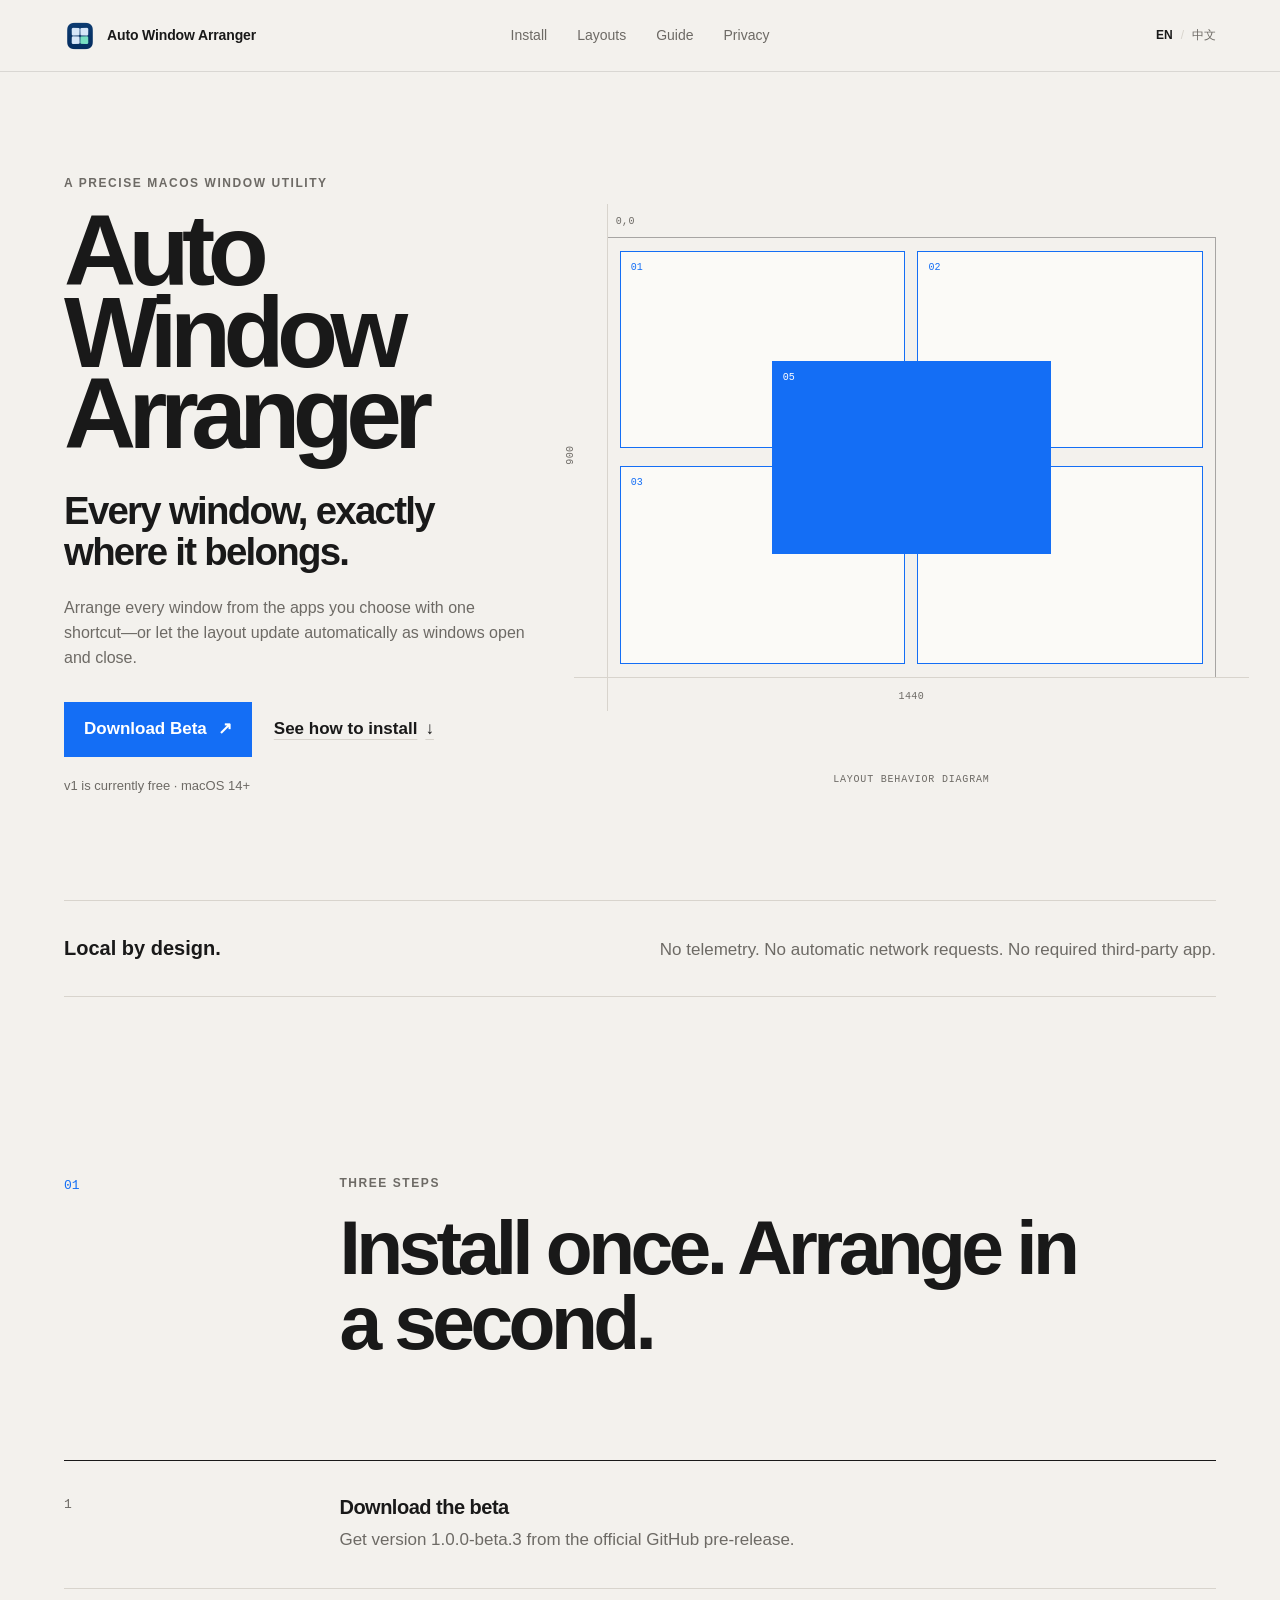
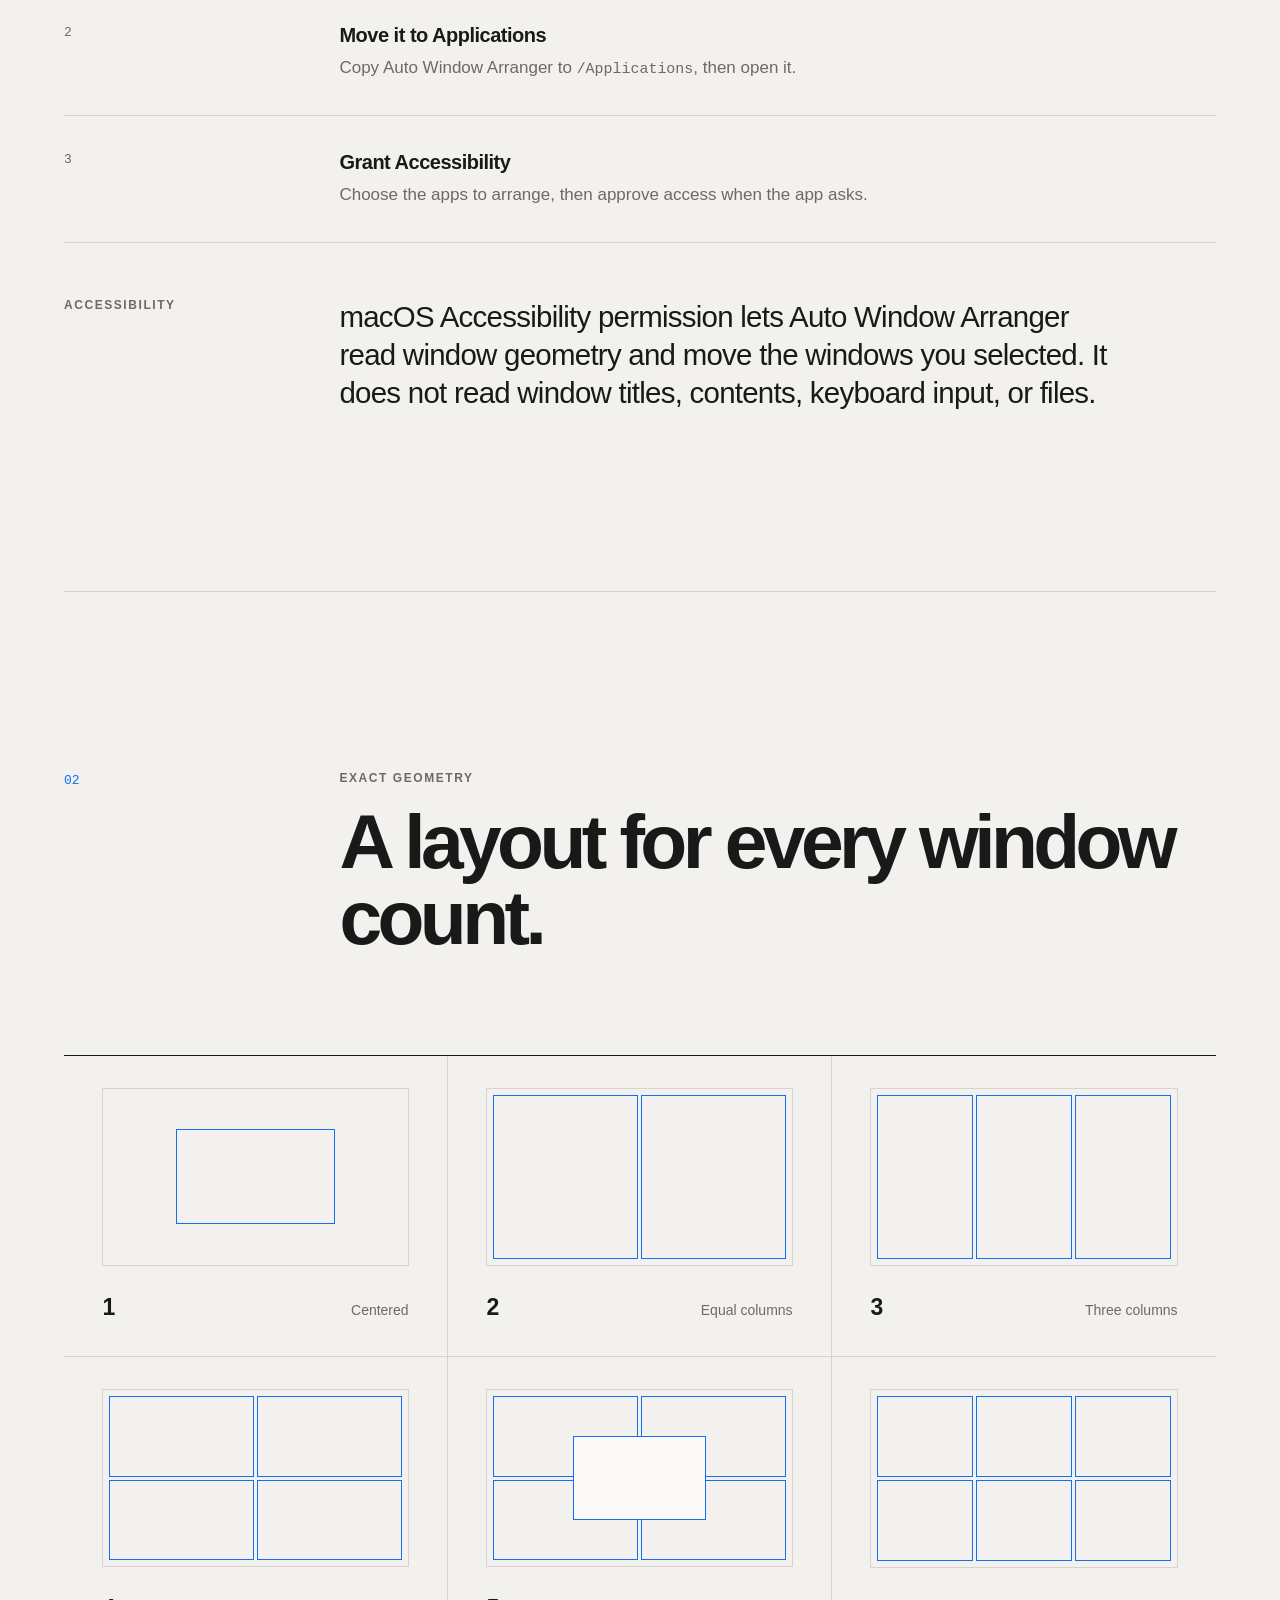
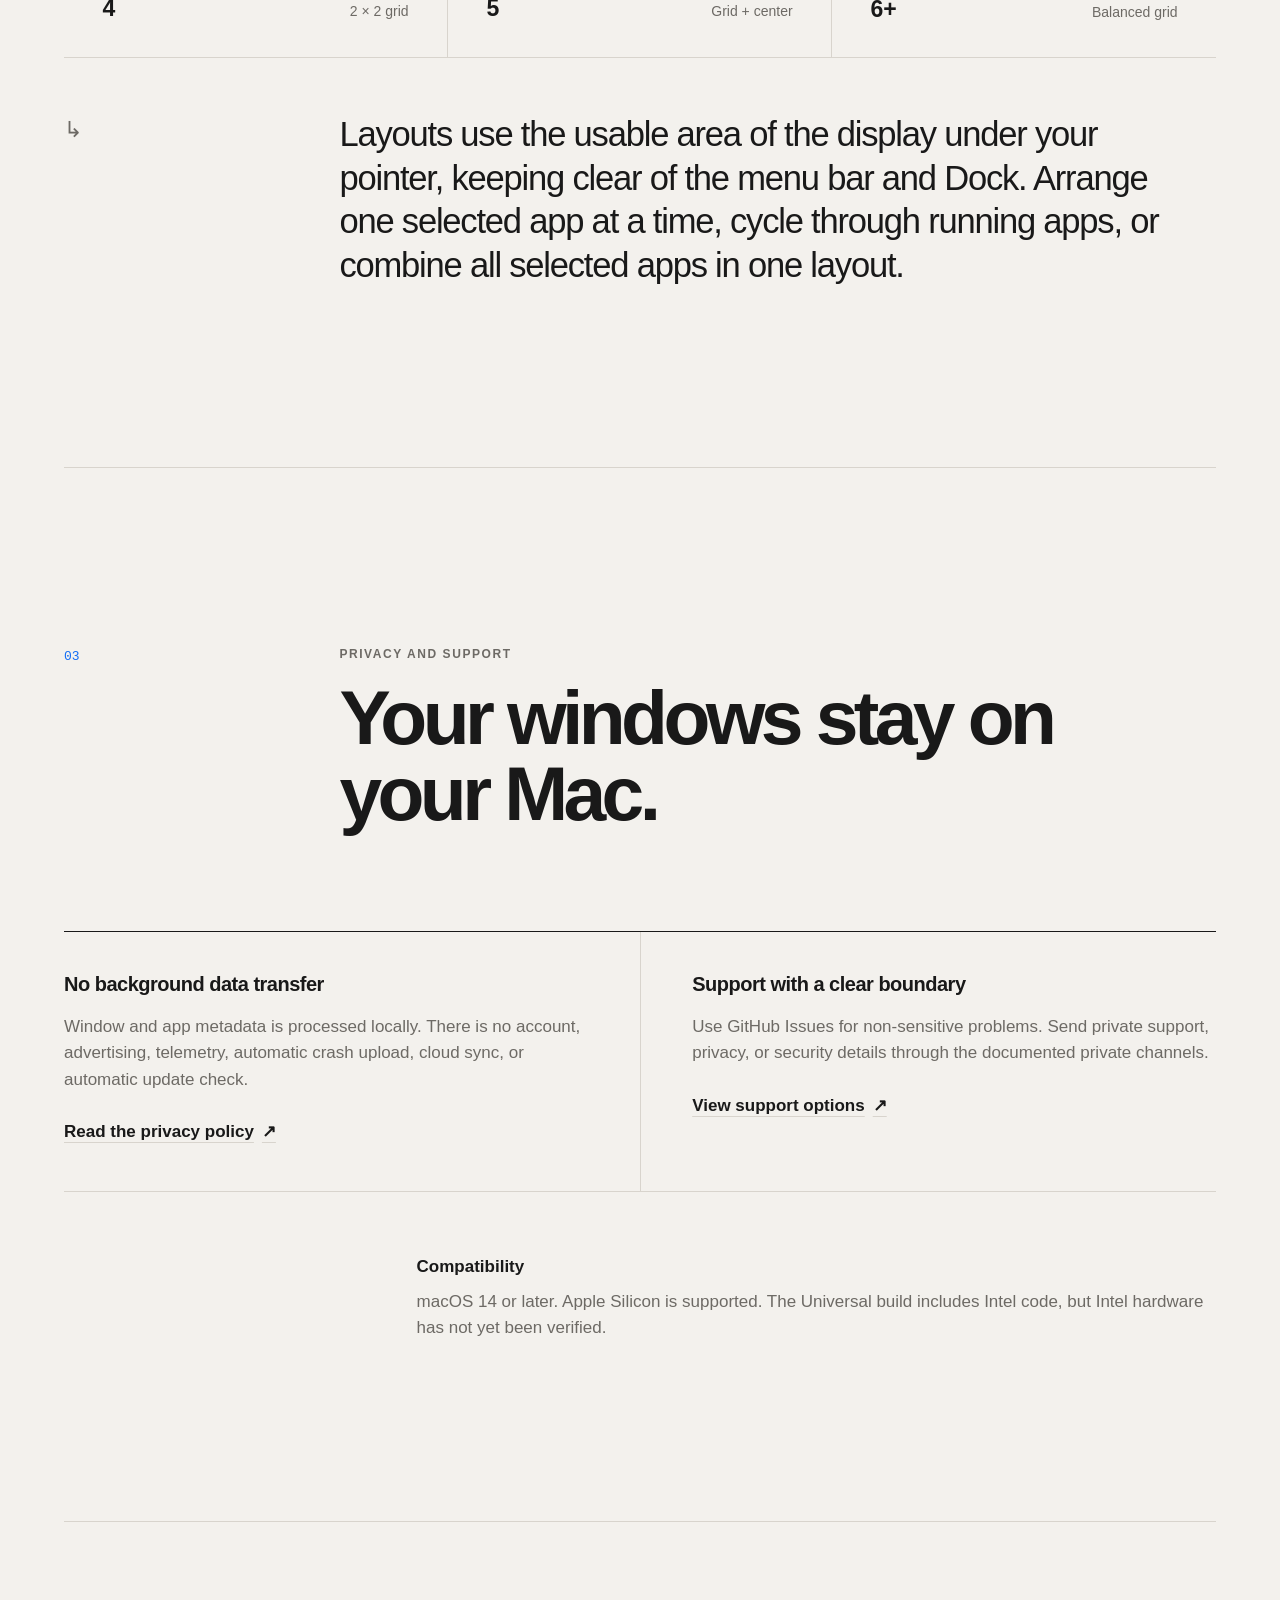
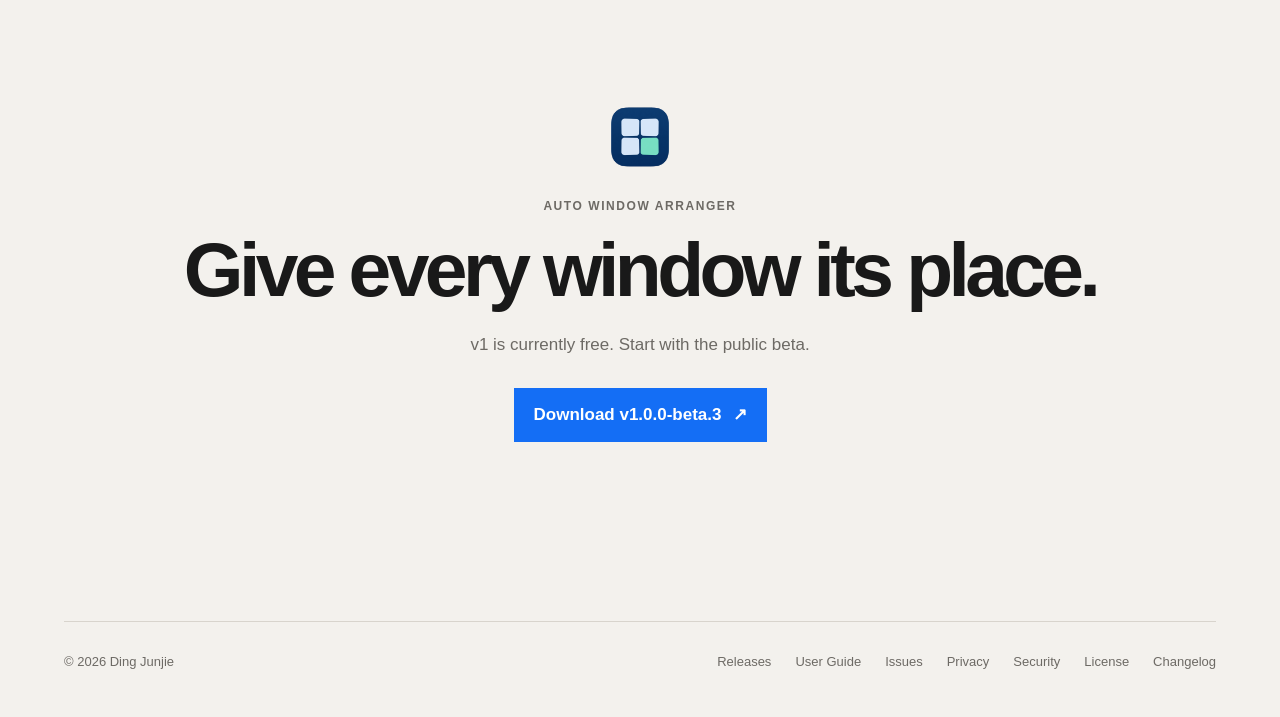
<file: index.html>
<!doctype html>
<html
  lang="en"
  data-current-language="en"
  data-title-en="Auto Window Arranger — Precise window layouts for macOS"
  data-title-zh="Auto Window Arranger — 精确排列 macOS 窗口"
>
  <head>
    <meta charset="utf-8">
    <meta name="viewport" content="width=device-width, initial-scale=1">
    <meta name="color-scheme" content="light">
    <meta
      name="description"
      content="Auto Window Arranger precisely arranges the windows of apps you choose on macOS."
      data-description-en="Auto Window Arranger precisely arranges the windows of apps you choose on macOS."
      data-description-zh="Auto Window Arranger 精确排列你在 macOS 上所选 App 的窗口。"
    >
    <title>Auto Window Arranger — Precise window layouts for macOS</title>
    <link rel="icon" type="image/png" href="assets/app-icon.png">
    <link rel="stylesheet" href="styles.css">
    <script src="app.js" defer></script>
  </head>
  <body>
    <a class="skip-link" href="#main-content">
      <span data-language="en">Skip to content</span>
      <span data-language="zh">跳到正文</span>
    </a>

    <header class="site-header">
      <a
        class="wordmark"
        href="#top"
        aria-label="Auto Window Arranger home"
        data-aria-label-en="Auto Window Arranger home"
        data-aria-label-zh="Auto Window Arranger 首页"
      >
        <img src="assets/app-icon.png" alt="" width="32" height="32">
        <span>Auto Window Arranger</span>
      </a>

      <nav
        class="site-nav"
        aria-label="Primary navigation"
        data-aria-label-en="Primary navigation"
        data-aria-label-zh="主导航"
      >
        <a href="#install">
          <span data-language="en">Install</span>
          <span data-language="zh">安装</span>
        </a>
        <a href="#layouts">
          <span data-language="en">Layouts</span>
          <span data-language="zh">布局</span>
        </a>
        <a href="guide.html">
          <span data-language="en">Guide</span>
          <span data-language="zh">指南</span>
        </a>
        <a href="#privacy">
          <span data-language="en">Privacy</span>
          <span data-language="zh">隐私</span>
        </a>
      </nav>

      <div class="language-switch" aria-label="Language" data-aria-label-en="Language" data-aria-label-zh="语言">
        <button type="button" data-language-option="en" aria-pressed="true">EN</button>
        <span aria-hidden="true">/</span>
        <button type="button" data-language-option="zh" aria-pressed="false">中文</button>
      </div>
    </header>

    <main id="main-content">
      <section class="hero" id="top">
        <div class="hero-copy">
          <p class="eyebrow">
            <span data-language="en">A precise macOS window utility</span>
            <span data-language="zh">精确的 macOS 窗口工具</span>
          </p>
          <h1>Auto Window<br>Arranger</h1>
          <p class="hero-promise">
            <span data-language="en">Every window, exactly where it belongs.</span>
            <span data-language="zh">让每个窗口，准确就位。</span>
          </p>
          <p class="hero-summary">
            <span data-language="en">
              Arrange every window from the apps you choose with one shortcut—or let the layout
              update automatically as windows open and close.
            </span>
            <span data-language="zh">
              一次快捷键，排列你所选 App 的全部窗口；窗口打开或关闭后，也可自动更新布局。
            </span>
          </p>
          <div class="hero-actions">
            <a
              class="button button-primary"
              href="https://github.com/junjie-xyz/auto-window-arranger/releases/tag/v1.0.0-beta.3"
            >
              <span data-language="en">Download Beta</span>
              <span data-language="zh">下载 Beta</span>
              <span aria-hidden="true">↗</span>
            </a>
            <a class="text-link" href="#install">
              <span data-language="en">See how to install</span>
              <span data-language="zh">查看安装步骤</span>
              <span aria-hidden="true">↓</span>
            </a>
          </div>
          <p class="availability">
            <span data-language="en">v1 is currently free · macOS 14+</span>
            <span data-language="zh">v1 当前免费 · 需要 macOS 14+</span>
          </p>
        </div>

        <figure class="geometry-stage">
          <div
            class="screen-outline"
            role="img"
            aria-label="Layout behavior diagram: five windows arranged into a precise grid, with the fifth centered above four equal tiles"
            data-aria-label-en="Layout behavior diagram: five windows arranged into a precise grid, with the fifth centered above four equal tiles"
            data-aria-label-zh="布局行为示意：五个窗口排列成精确网格，第五个窗口在四个等大窗口上方居中叠放"
          >
            <span class="screen-origin">0,0</span>
            <div class="window-tile window-tile-one"><span>01</span></div>
            <div class="window-tile window-tile-two"><span>02</span></div>
            <div class="window-tile window-tile-three"><span>03</span></div>
            <div class="window-tile window-tile-four"><span>04</span></div>
            <div class="window-tile window-tile-five"><span>05</span></div>
            <span class="dimension dimension-width">1440</span>
            <span class="dimension dimension-height">900</span>
          </div>
          <figcaption>
            <span data-language="en">Layout behavior diagram</span>
            <span data-language="zh">布局行为示意</span>
          </figcaption>
        </figure>
      </section>

      <section class="fact-line reveal" aria-label="Product facts" data-aria-label-en="Product facts" data-aria-label-zh="产品信息">
        <p>
          <strong>
            <span data-language="en">Local by design.</span>
            <span data-language="zh">默认只在本机运行。</span>
          </strong>
          <span data-language="en">No telemetry. No automatic network requests. No required third-party app.</span>
          <span data-language="zh">无遥测、无自动联网，也不要求安装任何第三方 App。</span>
        </p>
      </section>

      <section class="section install-section" id="install">
        <div class="section-heading reveal">
          <p class="section-number">01</p>
          <div>
            <p class="eyebrow">
              <span data-language="en">Three steps</span>
              <span data-language="zh">三步开始</span>
            </p>
            <h2>
              <span data-language="en">Install once. Arrange in a second.</span>
              <span data-language="zh">安装一次，一秒排好。</span>
            </h2>
          </div>
        </div>

        <ol class="steps">
          <li class="reveal">
            <span class="step-index">1</span>
            <div>
              <h3>
                <span data-language="en">Download the beta</span>
                <span data-language="zh">下载 Beta</span>
              </h3>
              <p>
                <span data-language="en">Get version 1.0.0-beta.3 from the official GitHub pre-release.</span>
                <span data-language="zh">从官方 GitHub 预发布页面获取 1.0.0-beta.3。</span>
              </p>
            </div>
          </li>
          <li class="reveal">
            <span class="step-index">2</span>
            <div>
              <h3>
                <span data-language="en">Move it to Applications</span>
                <span data-language="zh">移入“应用程序”</span>
              </h3>
              <p>
                <span data-language="en">Copy Auto Window Arranger to <code>/Applications</code>, then open it.</span>
                <span data-language="zh">将 Auto Window Arranger 复制到 <code>/Applications</code>，然后打开。</span>
              </p>
            </div>
          </li>
          <li class="reveal">
            <span class="step-index">3</span>
            <div>
              <h3>
                <span data-language="en">Grant Accessibility</span>
                <span data-language="zh">授予辅助功能权限</span>
              </h3>
              <p>
                <span data-language="en">Choose the apps to arrange, then approve access when the app asks.</span>
                <span data-language="zh">选择要排列的 App，并在应用说明用途后主动授权。</span>
              </p>
            </div>
          </li>
        </ol>

        <div class="permission-note reveal">
          <p class="eyebrow"><span data-language="en">Accessibility</span><span data-language="zh">辅助功能</span></p>
          <p>
            <span data-language="en">
              macOS Accessibility permission lets Auto Window Arranger read window geometry and move
              the windows you selected. It does not read window titles, contents, keyboard input, or files.
            </span>
            <span data-language="zh">
              macOS 辅助功能权限让 Auto Window Arranger 读取窗口几何信息并移动你所选 App 的窗口；
              应用不会读取窗口标题、正文、键盘输入或文件。
            </span>
          </p>
        </div>
      </section>

      <section class="section layout-section" id="layouts">
        <div class="section-heading reveal">
          <p class="section-number">02</p>
          <div>
            <p class="eyebrow">
              <span data-language="en">Exact geometry</span>
              <span data-language="zh">精确几何</span>
            </p>
            <h2>
              <span data-language="en">A layout for every window count.</span>
              <span data-language="zh">每种窗口数量，都有清晰布局。</span>
            </h2>
          </div>
        </div>

        <div class="layout-list">
          <article class="layout-item reveal">
            <div class="layout-diagram layout-one" aria-hidden="true"><i></i></div>
            <div><strong>1</strong><span data-language="en">Centered</span><span data-language="zh">原尺寸居中</span></div>
          </article>
          <article class="layout-item reveal">
            <div class="layout-diagram layout-two" aria-hidden="true"><i></i><i></i></div>
            <div><strong>2</strong><span data-language="en">Equal columns</span><span data-language="zh">左右等分</span></div>
          </article>
          <article class="layout-item reveal">
            <div class="layout-diagram layout-three" aria-hidden="true"><i></i><i></i><i></i></div>
            <div><strong>3</strong><span data-language="en">Three columns</span><span data-language="zh">横向三等分</span></div>
          </article>
          <article class="layout-item reveal">
            <div class="layout-diagram layout-four" aria-hidden="true"><i></i><i></i><i></i><i></i></div>
            <div><strong>4</strong><span data-language="en">2 × 2 grid</span><span data-language="zh">2 × 2 宫格</span></div>
          </article>
          <article class="layout-item reveal">
            <div class="layout-diagram layout-five" aria-hidden="true"><i></i><i></i><i></i><i></i><i></i></div>
            <div><strong>5</strong><span data-language="en">Grid + center</span><span data-language="zh">宫格 + 居中叠放</span></div>
          </article>
          <article class="layout-item reveal">
            <div class="layout-diagram layout-six" aria-hidden="true"><i></i><i></i><i></i><i></i><i></i><i></i></div>
            <div><strong>6+</strong><span data-language="en">Balanced grid</span><span data-language="zh">自动等分网格</span></div>
          </article>
        </div>

        <div class="layout-copy reveal">
          <p>
            <span data-language="en">
              Layouts use the usable area of the display under your pointer, keeping clear of the menu bar and Dock.
              Arrange one selected app at a time, cycle through running apps, or combine all selected apps in one layout.
            </span>
            <span data-language="zh">
              布局使用鼠标所在显示器的可用区域，不遮挡菜单栏和 Dock。你可以一次排列一个所选 App、
              在运行中的 App 之间循环，或把所有所选 App 合并到同一布局。
            </span>
          </p>
        </div>
      </section>

      <section class="section trust-section" id="privacy">
        <div class="section-heading reveal">
          <p class="section-number">03</p>
          <div>
            <p class="eyebrow">
              <span data-language="en">Privacy and support</span>
              <span data-language="zh">隐私与支持</span>
            </p>
            <h2>
              <span data-language="en">Your windows stay on your Mac.</span>
              <span data-language="zh">你的窗口信息留在 Mac 上。</span>
            </h2>
          </div>
        </div>

        <div class="trust-columns">
          <div class="trust-column reveal">
            <h3>
              <span data-language="en">No background data transfer</span>
              <span data-language="zh">不在后台传输数据</span>
            </h3>
            <p>
              <span data-language="en">
                Window and app metadata is processed locally. There is no account, advertising, telemetry,
                automatic crash upload, cloud sync, or automatic update check.
              </span>
              <span data-language="zh">
                窗口与 App 元数据只在本机处理。应用不含账号、广告、遥测、自动崩溃上传、云同步或自动更新检查。
              </span>
            </p>
            <a class="text-link" href="privacy.html">
              <span data-language="en">Read the privacy policy</span>
              <span data-language="zh">阅读隐私政策</span>
              <span aria-hidden="true">↗</span>
            </a>
          </div>
          <div class="trust-column reveal">
            <h3>
              <span data-language="en">Support with a clear boundary</span>
              <span data-language="zh">边界清晰的支持渠道</span>
            </h3>
            <p>
              <span data-language="en">
                Use GitHub Issues for non-sensitive problems. Send private support, privacy, or security details through the documented private channels.
              </span>
              <span data-language="zh">
                非敏感问题请使用 GitHub Issues；私密支持、隐私或安全信息请通过文档中的私下渠道提交。
              </span>
            </p>
            <a class="text-link" href="support.html">
              <span data-language="en">View support options</span>
              <span data-language="zh">查看支持方式</span>
              <span aria-hidden="true">↗</span>
            </a>
          </div>
        </div>

        <div class="compatibility reveal">
          <p>
            <strong>
              <span data-language="en">Compatibility</span>
              <span data-language="zh">兼容性</span>
            </strong>
            <span data-language="en">
              macOS 14 or later. Apple Silicon is supported. The Universal build includes Intel code,
              but Intel hardware has not yet been verified.
            </span>
            <span data-language="zh">
              需要 macOS 14 或更高版本。支持 Apple Silicon。Universal 包含 Intel 代码，但 Intel 真机尚未验证。
            </span>
          </p>
        </div>
      </section>

      <section class="final-cta reveal">
        <img src="assets/app-icon.png" alt="" width="72" height="72">
        <p class="eyebrow">Auto Window Arranger</p>
        <h2>
          <span data-language="en">Give every window its place.</span>
          <span data-language="zh">让每个窗口，各就各位。</span>
        </h2>
        <p>
          <span data-language="en">v1 is currently free. Start with the public beta.</span>
          <span data-language="zh">v1 当前免费，从公开 Beta 开始使用。</span>
        </p>
        <a
          class="button button-primary"
          href="https://github.com/junjie-xyz/auto-window-arranger/releases/tag/v1.0.0-beta.3"
        >
          <span data-language="en">Download v1.0.0-beta.3</span>
          <span data-language="zh">下载 v1.0.0-beta.3</span>
          <span aria-hidden="true">↗</span>
        </a>
      </section>
    </main>

    <footer class="site-footer">
      <p>© 2026 Ding Junjie</p>
      <nav
        aria-label="Footer navigation"
        data-aria-label-en="Footer navigation"
        data-aria-label-zh="页脚导航"
      >
        <a href="https://github.com/junjie-xyz/auto-window-arranger/releases"><span data-language="en">Releases</span><span data-language="zh">发布</span></a>
        <a href="guide.html"><span data-language="en">User Guide</span><span data-language="zh">使用指南</span></a>
        <a href="https://github.com/junjie-xyz/auto-window-arranger/issues"><span data-language="en">Issues</span><span data-language="zh">问题反馈</span></a>
        <a href="privacy.html"><span data-language="en">Privacy</span><span data-language="zh">隐私</span></a>
        <a href="security.html"><span data-language="en">Security</span><span data-language="zh">安全</span></a>
        <a href="license.html"><span data-language="en">License</span><span data-language="zh">许可</span></a>
        <a href="changelog.html"><span data-language="en">Changelog</span><span data-language="zh">变更记录</span></a>
      </nav>
    </footer>
  </body>
</html>
</file>
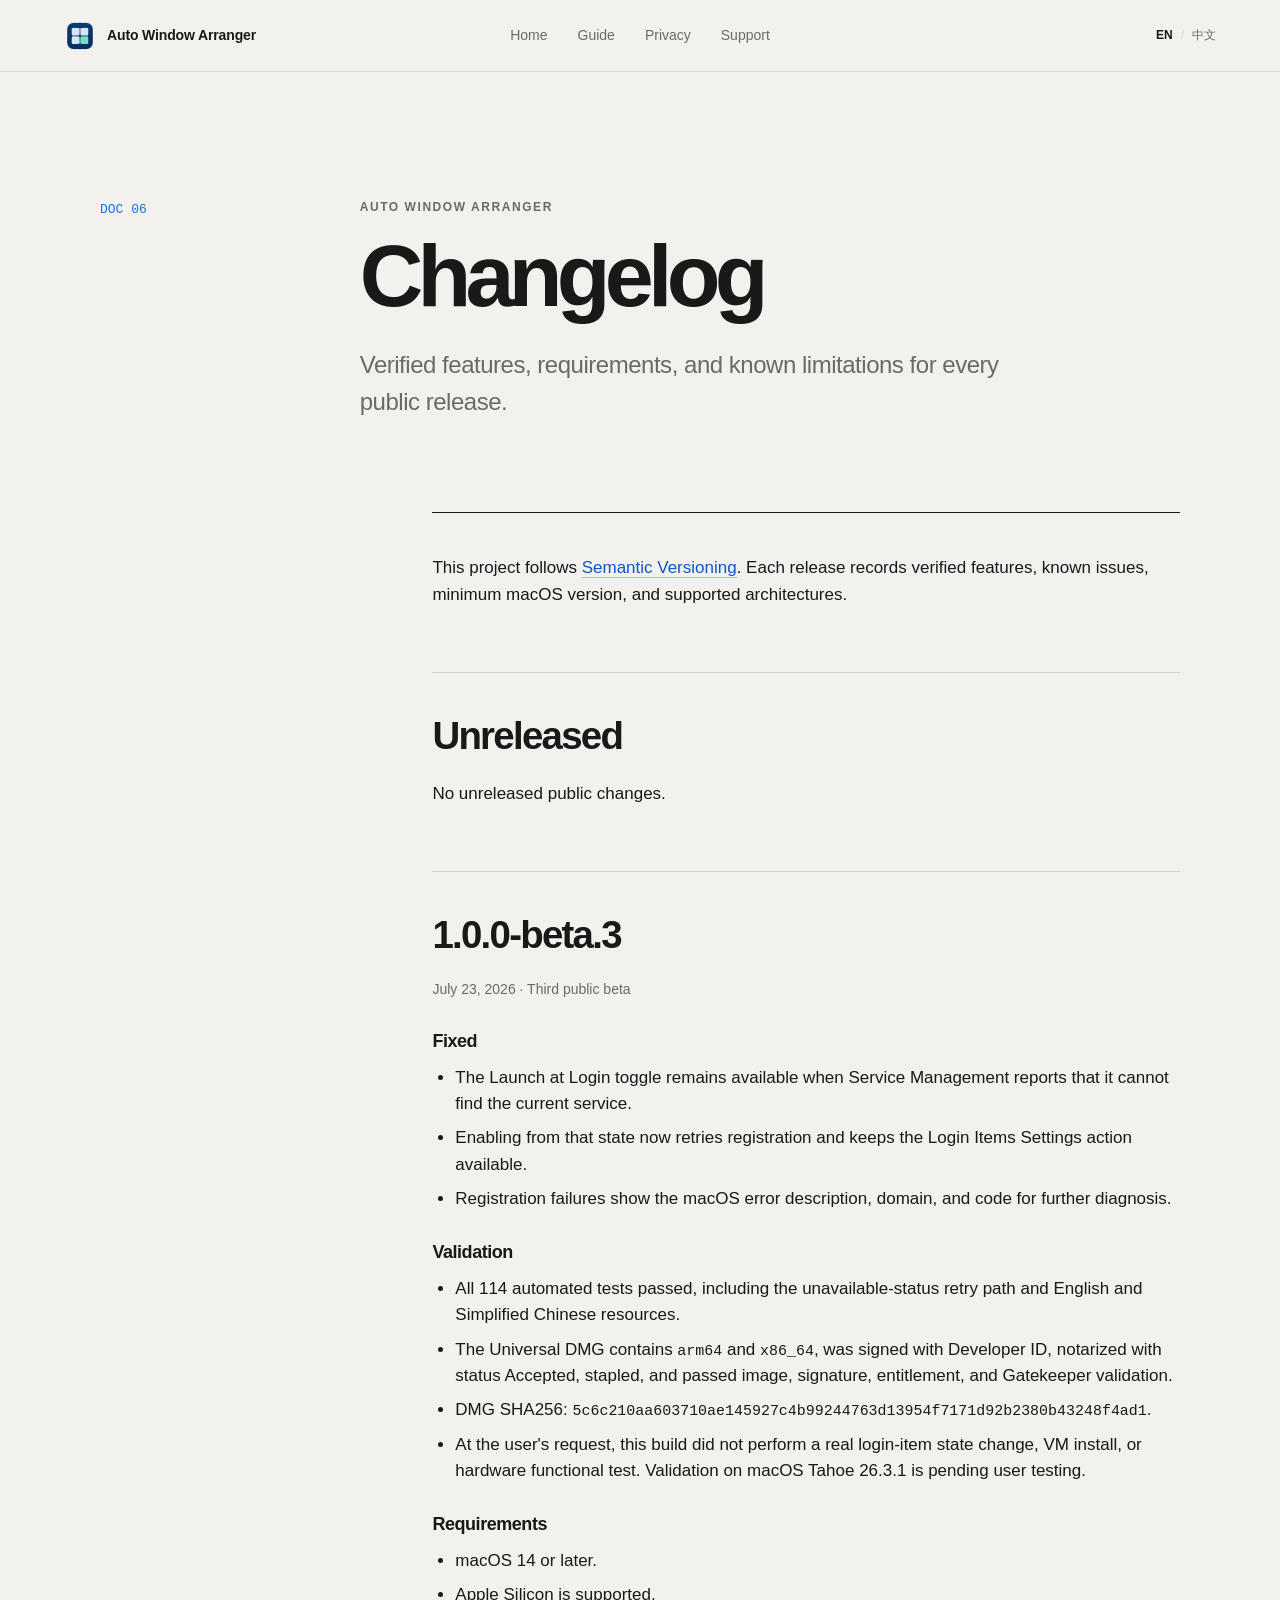
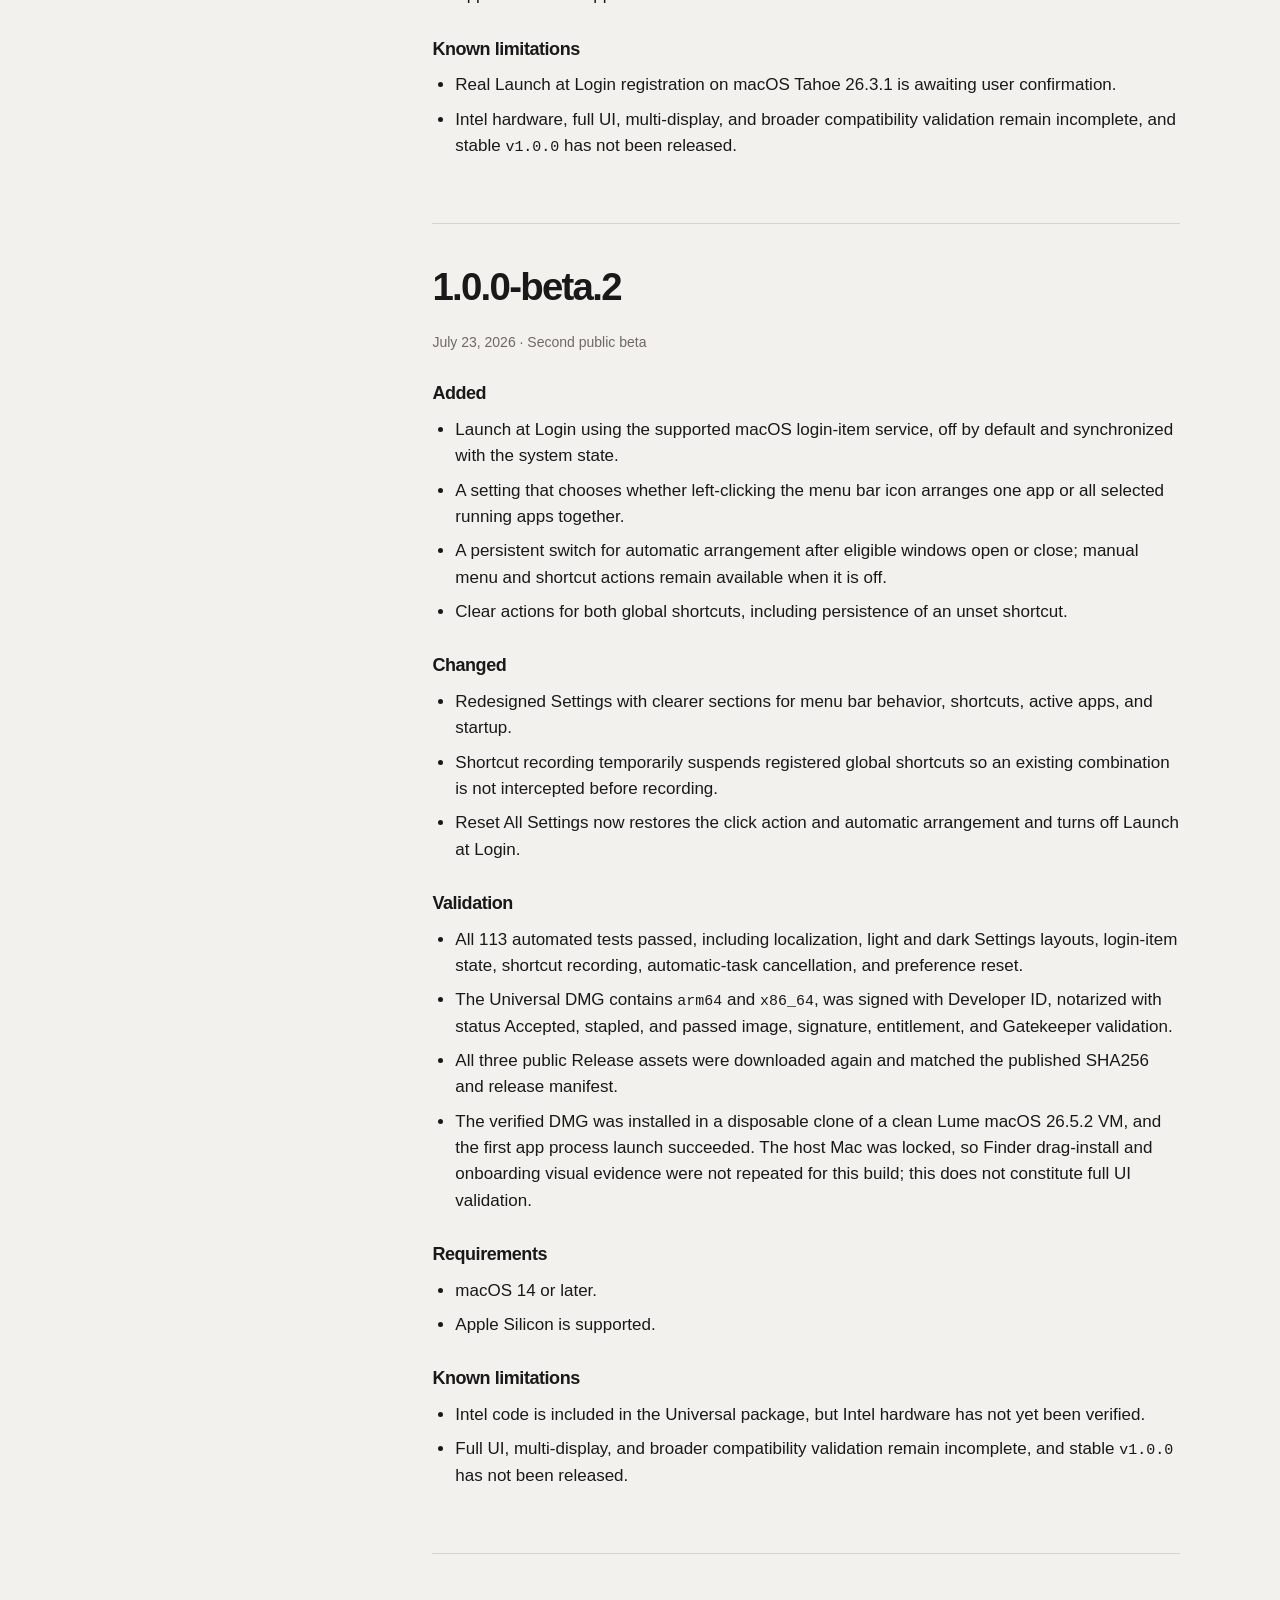
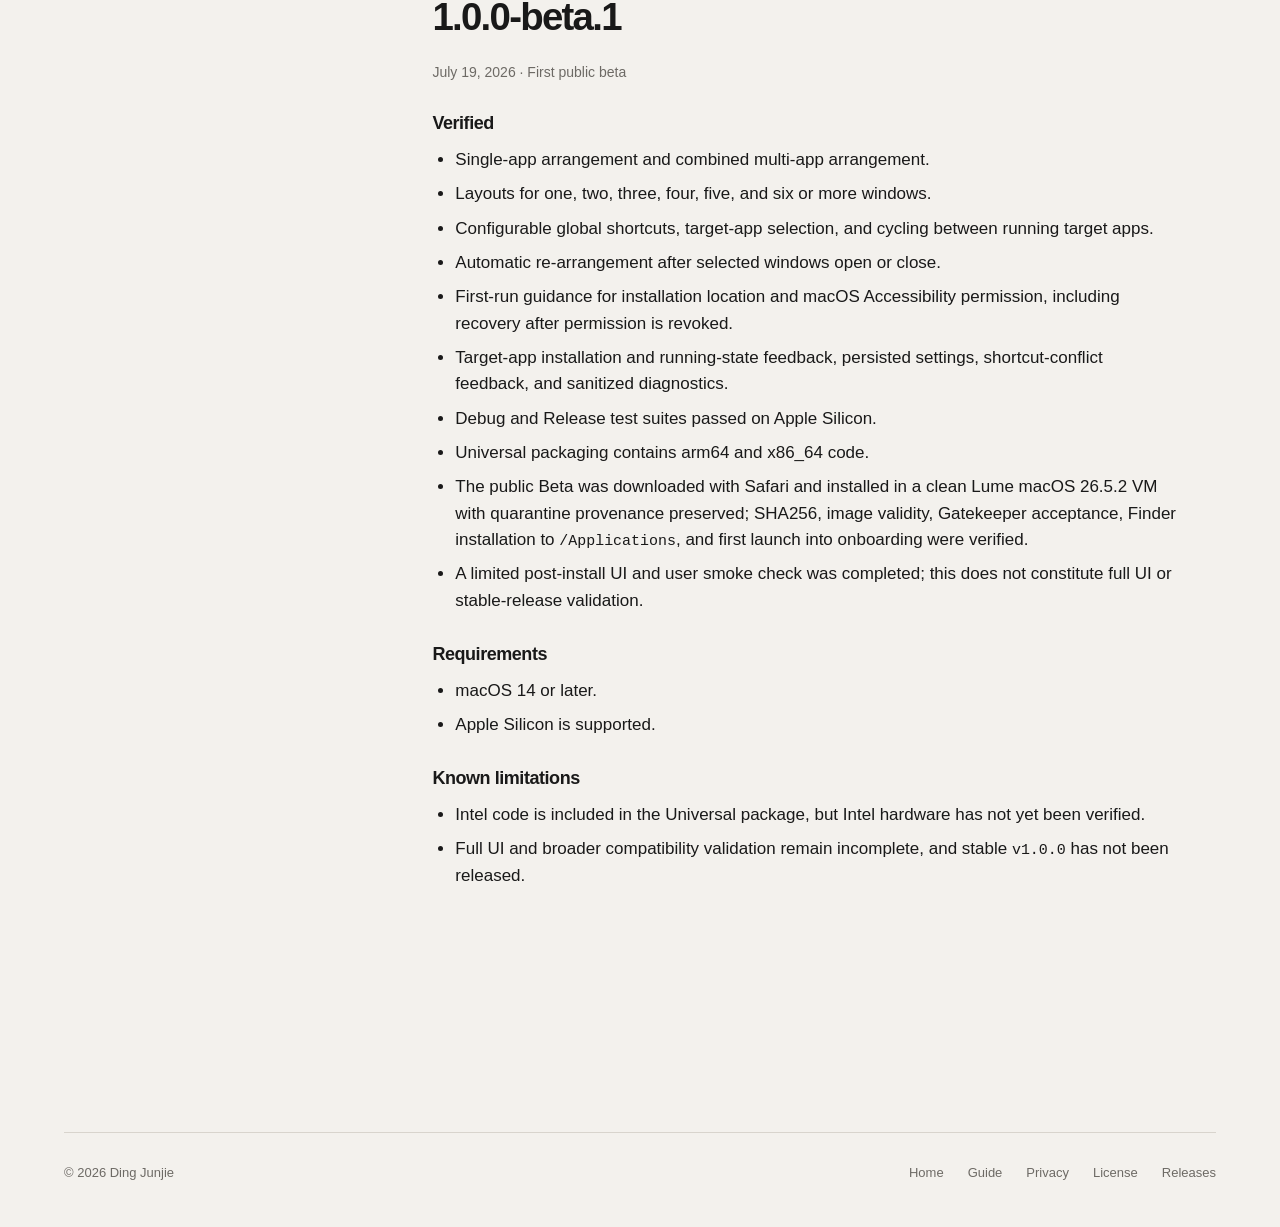
<file: changelog.html>
<!doctype html>
<html lang="en" data-current-language="en" data-title-en="Changelog — Auto Window Arranger" data-title-zh="变更记录 — Auto Window Arranger">
  <head>
    <meta charset="utf-8">
    <meta name="viewport" content="width=device-width, initial-scale=1">
    <meta name="color-scheme" content="light">
    <meta name="description" content="Release history for Auto Window Arranger." data-description-en="Release history for Auto Window Arranger." data-description-zh="Auto Window Arranger 发布历史。">
    <title>Changelog — Auto Window Arranger</title>
    <link rel="icon" type="image/png" href="assets/app-icon.png">
    <link rel="stylesheet" href="styles.css">
    <script src="app.js" defer></script>
  </head>
  <body>
    <a class="skip-link" href="#main-content"><span data-language="en">Skip to content</span><span data-language="zh">跳到正文</span></a>
    <header class="site-header">
      <a class="wordmark" href="index.html" aria-label="Auto Window Arranger home" data-aria-label-en="Auto Window Arranger home" data-aria-label-zh="Auto Window Arranger 首页"><img src="assets/app-icon.png" alt="" width="32" height="32"><span>Auto Window Arranger</span></a>
      <nav class="site-nav" aria-label="Primary navigation" data-aria-label-en="Primary navigation" data-aria-label-zh="主导航"><a href="index.html"><span data-language="en">Home</span><span data-language="zh">首页</span></a><a href="guide.html"><span data-language="en">Guide</span><span data-language="zh">指南</span></a><a href="privacy.html"><span data-language="en">Privacy</span><span data-language="zh">隐私</span></a><a href="support.html"><span data-language="en">Support</span><span data-language="zh">支持</span></a></nav>
      <div class="language-switch" aria-label="Language" data-aria-label-en="Language" data-aria-label-zh="语言"><button type="button" data-language-option="en" aria-pressed="true">EN</button><span aria-hidden="true">/</span><button type="button" data-language-option="zh" aria-pressed="false">中文</button></div>
    </header>

    <main class="document-shell" id="main-content">
      <header class="document-hero"><p class="section-number">DOC 06</p><div><p class="eyebrow">Auto Window Arranger</p><h1><span data-language="en">Changelog</span><span data-language="zh">变更记录</span></h1><p class="document-lead"><span data-language="en">Verified features, requirements, and known limitations for every public release.</span><span data-language="zh">记录每个公开版本已验证的功能、系统要求和已知限制。</span></p></div></header>

      <article class="document-content" data-language="en" lang="en">
        <section><p>This project follows <a href="https://semver.org/">Semantic Versioning</a>. Each release records verified features, known issues, minimum macOS version, and supported architectures.</p></section>
        <section><h2>Unreleased</h2><p>No unreleased public changes.</p></section>
        <section>
          <h2>1.0.0-beta.3</h2>
          <p class="document-meta">July 23, 2026 · Third public beta</p>
          <h3>Fixed</h3>
          <ul><li>The Launch at Login toggle remains available when Service Management reports that it cannot find the current service.</li><li>Enabling from that state now retries registration and keeps the Login Items Settings action available.</li><li>Registration failures show the macOS error description, domain, and code for further diagnosis.</li></ul>
          <h3>Validation</h3>
          <ul><li>All 114 automated tests passed, including the unavailable-status retry path and English and Simplified Chinese resources.</li><li>The Universal DMG contains <code>arm64</code> and <code>x86_64</code>, was signed with Developer ID, notarized with status Accepted, stapled, and passed image, signature, entitlement, and Gatekeeper validation.</li><li>DMG SHA256: <code>5c6c210aa603710ae145927c4b99244763d13954f7171d92b2380b43248f4ad1</code>.</li><li>At the user's request, this build did not perform a real login-item state change, VM install, or hardware functional test. Validation on macOS Tahoe 26.3.1 is pending user testing.</li></ul>
          <h3>Requirements</h3><ul><li>macOS 14 or later.</li><li>Apple Silicon is supported.</li></ul>
          <h3>Known limitations</h3><ul><li>Real Launch at Login registration on macOS Tahoe 26.3.1 is awaiting user confirmation.</li><li>Intel hardware, full UI, multi-display, and broader compatibility validation remain incomplete, and stable <code>v1.0.0</code> has not been released.</li></ul>
        </section>
        <section>
          <h2>1.0.0-beta.2</h2>
          <p class="document-meta">July 23, 2026 · Second public beta</p>
          <h3>Added</h3>
          <ul><li>Launch at Login using the supported macOS login-item service, off by default and synchronized with the system state.</li><li>A setting that chooses whether left-clicking the menu bar icon arranges one app or all selected running apps together.</li><li>A persistent switch for automatic arrangement after eligible windows open or close; manual menu and shortcut actions remain available when it is off.</li><li>Clear actions for both global shortcuts, including persistence of an unset shortcut.</li></ul>
          <h3>Changed</h3>
          <ul><li>Redesigned Settings with clearer sections for menu bar behavior, shortcuts, active apps, and startup.</li><li>Shortcut recording temporarily suspends registered global shortcuts so an existing combination is not intercepted before recording.</li><li>Reset All Settings now restores the click action and automatic arrangement and turns off Launch at Login.</li></ul>
          <h3>Validation</h3>
          <ul><li>All 113 automated tests passed, including localization, light and dark Settings layouts, login-item state, shortcut recording, automatic-task cancellation, and preference reset.</li><li>The Universal DMG contains <code>arm64</code> and <code>x86_64</code>, was signed with Developer ID, notarized with status Accepted, stapled, and passed image, signature, entitlement, and Gatekeeper validation.</li><li>All three public Release assets were downloaded again and matched the published SHA256 and release manifest.</li><li>The verified DMG was installed in a disposable clone of a clean Lume macOS 26.5.2 VM, and the first app process launch succeeded. The host Mac was locked, so Finder drag-install and onboarding visual evidence were not repeated for this build; this does not constitute full UI validation.</li></ul>
          <h3>Requirements</h3><ul><li>macOS 14 or later.</li><li>Apple Silicon is supported.</li></ul>
          <h3>Known limitations</h3><ul><li>Intel code is included in the Universal package, but Intel hardware has not yet been verified.</li><li>Full UI, multi-display, and broader compatibility validation remain incomplete, and stable <code>v1.0.0</code> has not been released.</li></ul>
        </section>
        <section>
          <h2>1.0.0-beta.1</h2>
          <p class="document-meta">July 19, 2026 · First public beta</p>
          <h3>Verified</h3>
          <ul><li>Single-app arrangement and combined multi-app arrangement.</li><li>Layouts for one, two, three, four, five, and six or more windows.</li><li>Configurable global shortcuts, target-app selection, and cycling between running target apps.</li><li>Automatic re-arrangement after selected windows open or close.</li><li>First-run guidance for installation location and macOS Accessibility permission, including recovery after permission is revoked.</li><li>Target-app installation and running-state feedback, persisted settings, shortcut-conflict feedback, and sanitized diagnostics.</li><li>Debug and Release test suites passed on Apple Silicon.</li><li>Universal packaging contains arm64 and x86_64 code.</li><li>The public Beta was downloaded with Safari and installed in a clean Lume macOS 26.5.2 VM with quarantine provenance preserved; SHA256, image validity, Gatekeeper acceptance, Finder installation to <code>/Applications</code>, and first launch into onboarding were verified.</li><li>A limited post-install UI and user smoke check was completed; this does not constitute full UI or stable-release validation.</li></ul>
          <h3>Requirements</h3><ul><li>macOS 14 or later.</li><li>Apple Silicon is supported.</li></ul>
          <h3>Known limitations</h3><ul><li>Intel code is included in the Universal package, but Intel hardware has not yet been verified.</li><li>Full UI and broader compatibility validation remain incomplete, and stable <code>v1.0.0</code> has not been released.</li></ul>
        </section>
      </article>

      <article class="document-content" data-language="zh" lang="zh-CN">
        <section><p>本项目采用<a href="https://semver.org/">语义化版本</a>。每个版本记录已验证功能、已知问题、最低 macOS 版本和支持架构。</p></section>
        <section><h2>尚未发布</h2><p>暂无尚未发布的公开变更。</p></section>
        <section>
          <h2>1.0.0-beta.3</h2>
          <p class="document-meta">2026 年 7 月 23 日 · 第三个公开 Beta</p>
          <h3>修复</h3>
          <ul><li>Service Management 无法找到当前服务时，不再禁用“登录时启动”开关。</li><li>用户可从该状态重新尝试注册，并继续使用“打开登录项设置”入口。</li><li>注册失败时显示 macOS 错误说明、错误域和错误代码，便于继续定位。</li></ul>
          <h3>验证</h3>
          <ul><li>114 项自动测试全部通过，包括状态不可用时的重试路径，以及英文和简体中文资源。</li><li>Universal DMG 包含 <code>arm64</code> 和 <code>x86_64</code>，已使用 Developer ID 签名，公证状态为 Accepted，完成 staple，并通过映像、签名、entitlements 和 Gatekeeper 验证。</li><li>DMG SHA256：<code>5c6c210aa603710ae145927c4b99244763d13954f7171d92b2380b43248f4ad1</code>。</li><li>按用户要求，本版本没有执行真实登录项切换、VM 安装或真机功能测试；等待用户在 macOS Tahoe 26.3.1 上验证。</li></ul>
          <h3>系统要求</h3><ul><li>macOS 14 或更高版本。</li><li>支持 Apple Silicon。</li></ul>
          <h3>已知限制</h3><ul><li>macOS Tahoe 26.3.1 上的真实“登录时启动”注册结果等待用户确认。</li><li>Intel 真机、完整 UI、多显示器和更广兼容性场景仍未全部验证，stable <code>v1.0.0</code> 尚未发布。</li></ul>
        </section>
        <section>
          <h2>1.0.0-beta.2</h2>
          <p class="document-meta">2026 年 7 月 23 日 · 第二个公开 Beta</p>
          <h3>新增</h3>
          <ul><li>使用 macOS 官方登录项机制支持“登录时启动”，默认关闭并与系统真实状态同步。</li><li>支持选择左键点击菜单栏图标时排列一个 App，或组合排列所有已选择且正在运行的 App。</li><li>支持持久关闭符合条件的窗口打开或关闭后的自动排列；关闭后仍可使用菜单和快捷键手动排列。</li><li>两个全局快捷键均可清空，并持久保存未设置状态。</li></ul>
          <h3>变更</h3>
          <ul><li>重新设计设置界面，清晰划分菜单栏、快捷键、生效 App 和启动选项。</li><li>录制快捷键时暂时停用已注册的全局快捷键，避免现有组合在录制前被拦截。</li><li>恢复所有默认设置时会同时恢复点击动作和自动排列，并关闭登录时启动。</li></ul>
          <h3>验证</h3>
          <ul><li>113 项自动测试全部通过，覆盖本地化、明暗模式设置布局、登录项状态、快捷键录制、自动任务取消和偏好恢复。</li><li>Universal DMG 包含 <code>arm64</code> 和 <code>x86_64</code>，已使用 Developer ID 签名，公证状态为 Accepted，完成 staple，并通过映像、签名、entitlements 和 Gatekeeper 验证。</li><li>已重新下载公开 Release 的三个资产，并确认 SHA256 与 release manifest 一致。</li><li>已在干净 Lume macOS 26.5.2 基准 VM 的一次性克隆中安装经过校验的 DMG，并确认首次应用进程启动成功。因宿主 Mac 锁屏，本构建没有重新取得 Finder 拖拽安装与首次引导的可视化证据；这不代表完整 UI 验收已经完成。</li></ul>
          <h3>系统要求</h3><ul><li>macOS 14 或更高版本。</li><li>支持 Apple Silicon。</li></ul>
          <h3>已知限制</h3><ul><li>Universal 包已包含 Intel 代码，但 Intel 真机尚未验证。</li><li>完整 UI、多显示器和更广兼容性场景仍未全部验证，stable <code>v1.0.0</code> 尚未发布。</li></ul>
        </section>
        <section>
          <h2>1.0.0-beta.1</h2>
          <p class="document-meta">2026 年 7 月 19 日 · 首个公开 Beta</p>
          <h3>已验证</h3>
          <ul><li>单 App 排列和多 App 组合排列。</li><li>已验证 1、2、3、4、5 和 6 个以上窗口的布局。</li><li>可配置的全局快捷键、目标 App 选择及运行中目标 App 的循环切换。</li><li>所选窗口打开或关闭后的自动重排。</li><li>首次运行时的安装位置和 macOS 辅助功能权限引导，以及权限撤销后的恢复入口。</li><li>目标 App 安装与运行状态反馈、设置持久化、快捷键冲突反馈和脱敏诊断。</li><li>Debug 和 Release 测试套件已在 Apple Silicon 上通过。</li><li>Universal 包已包含 arm64 和 x86_64 代码。</li><li>已在干净的 Lume macOS 26.5.2 VM 中使用 Safari 下载并安装公开 Beta，保留 quarantine 下载来源，并验证 SHA256、映像有效性、Gatekeeper 放行、通过 Finder 安装到 <code>/Applications</code>，以及首次启动进入引导。</li><li>安装后只完成了有限范围的界面和用户冒烟确认；这不代表完整 UI 或 stable 验收已经完成。</li></ul>
          <h3>系统要求</h3><ul><li>macOS 14 或更高版本。</li><li>支持 Apple Silicon。</li></ul>
          <h3>已知限制</h3><ul><li>Universal 包已包含 Intel 代码，但 Intel 真机尚未验证。</li><li>完整 UI 和更广兼容性场景仍未全部验证，stable <code>v1.0.0</code> 尚未发布。</li></ul>
        </section>
      </article>
    </main>

    <footer class="site-footer"><p>© 2026 Ding Junjie</p><nav aria-label="Footer navigation" data-aria-label-en="Footer navigation" data-aria-label-zh="页脚导航"><a href="index.html"><span data-language="en">Home</span><span data-language="zh">首页</span></a><a href="guide.html"><span data-language="en">Guide</span><span data-language="zh">指南</span></a><a href="privacy.html"><span data-language="en">Privacy</span><span data-language="zh">隐私</span></a><a href="license.html"><span data-language="en">License</span><span data-language="zh">许可</span></a><a href="https://github.com/junjie-xyz/auto-window-arranger/releases"><span data-language="en">Releases</span><span data-language="zh">发布</span></a></nav></footer>
  </body>
</html>
</file>
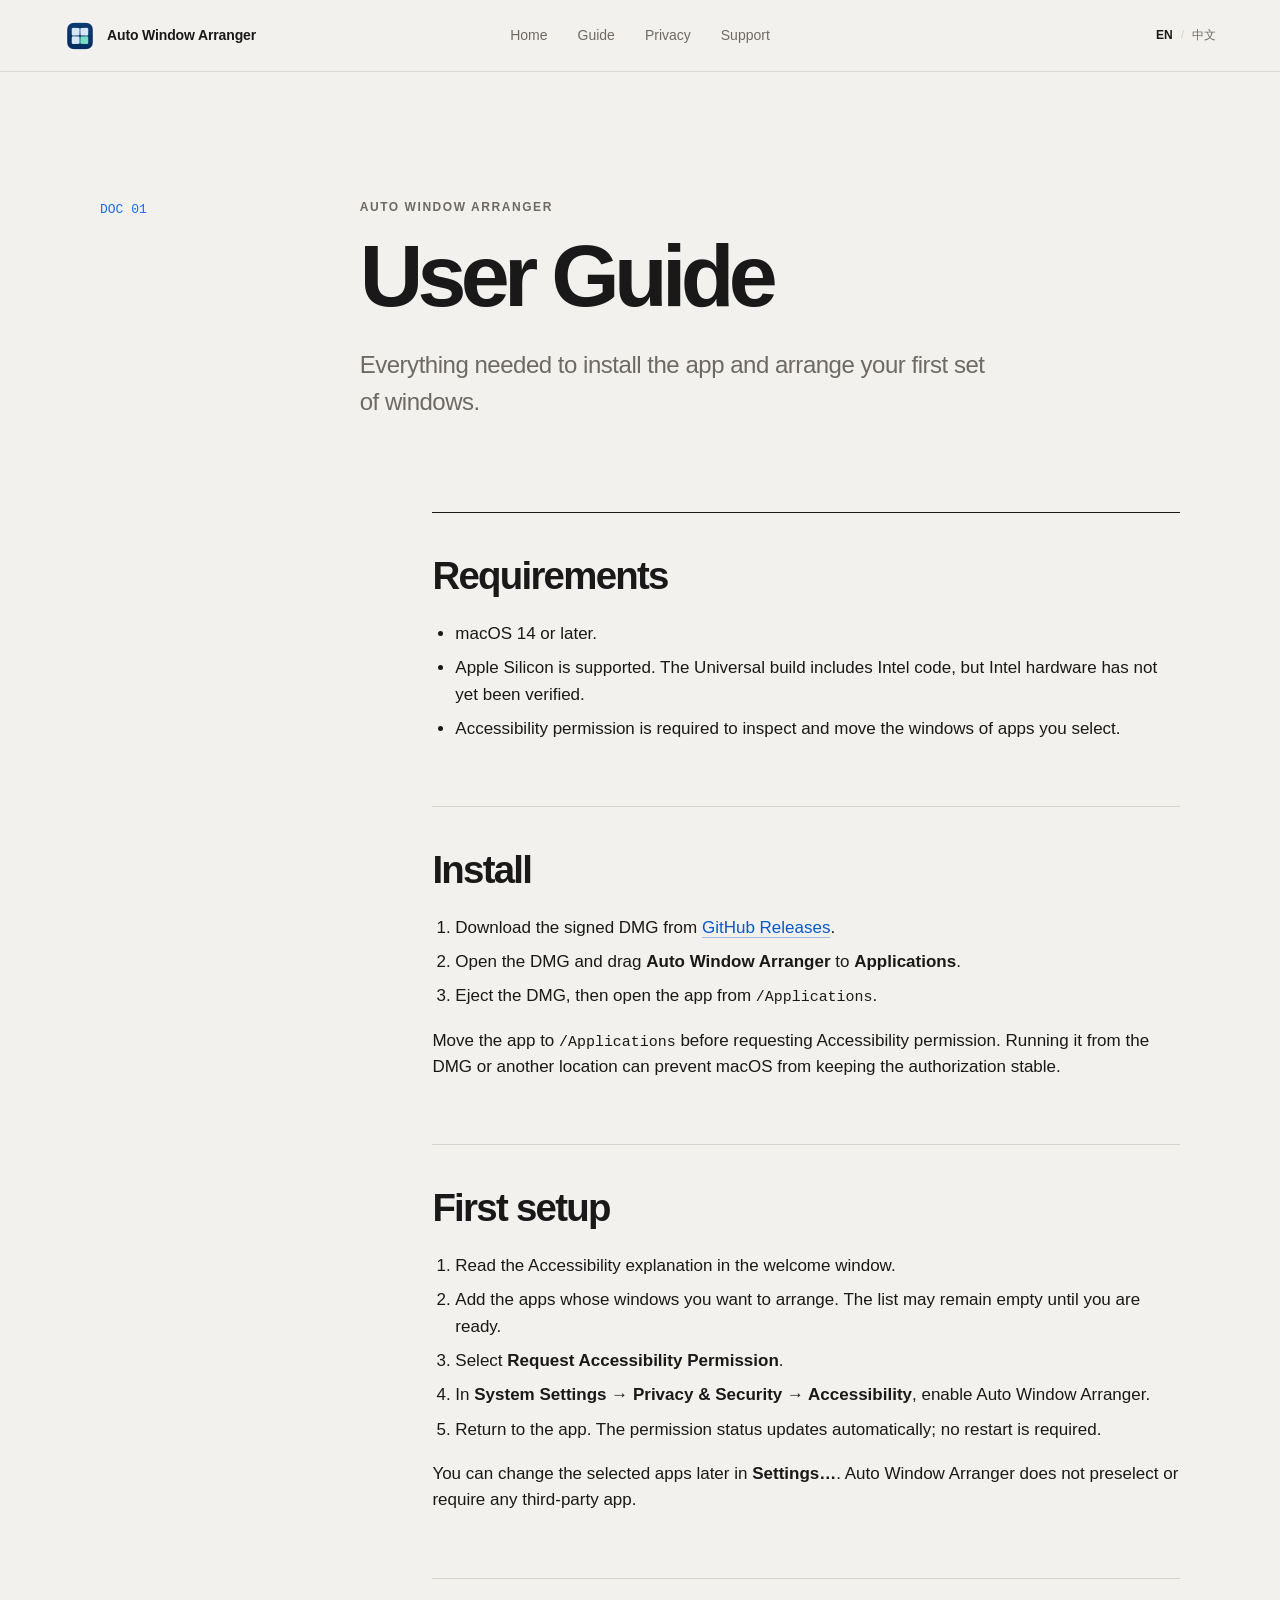
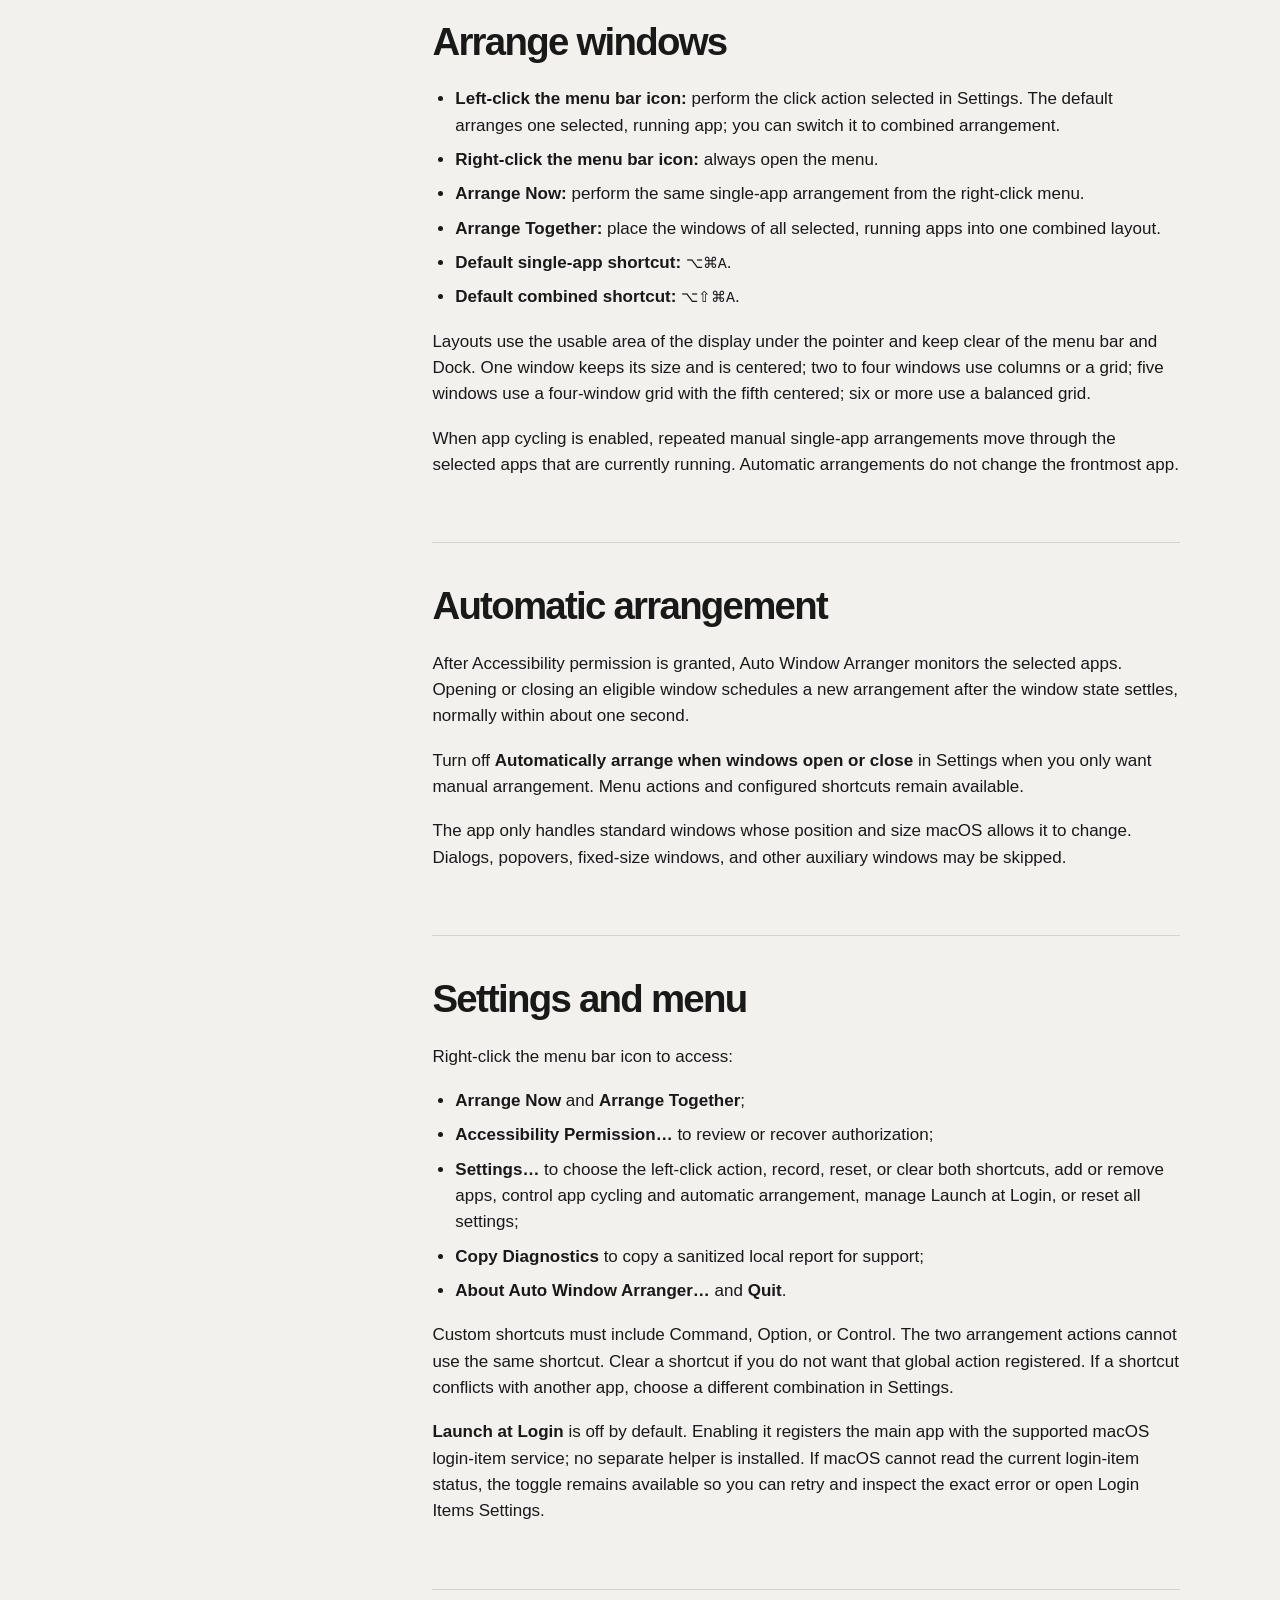
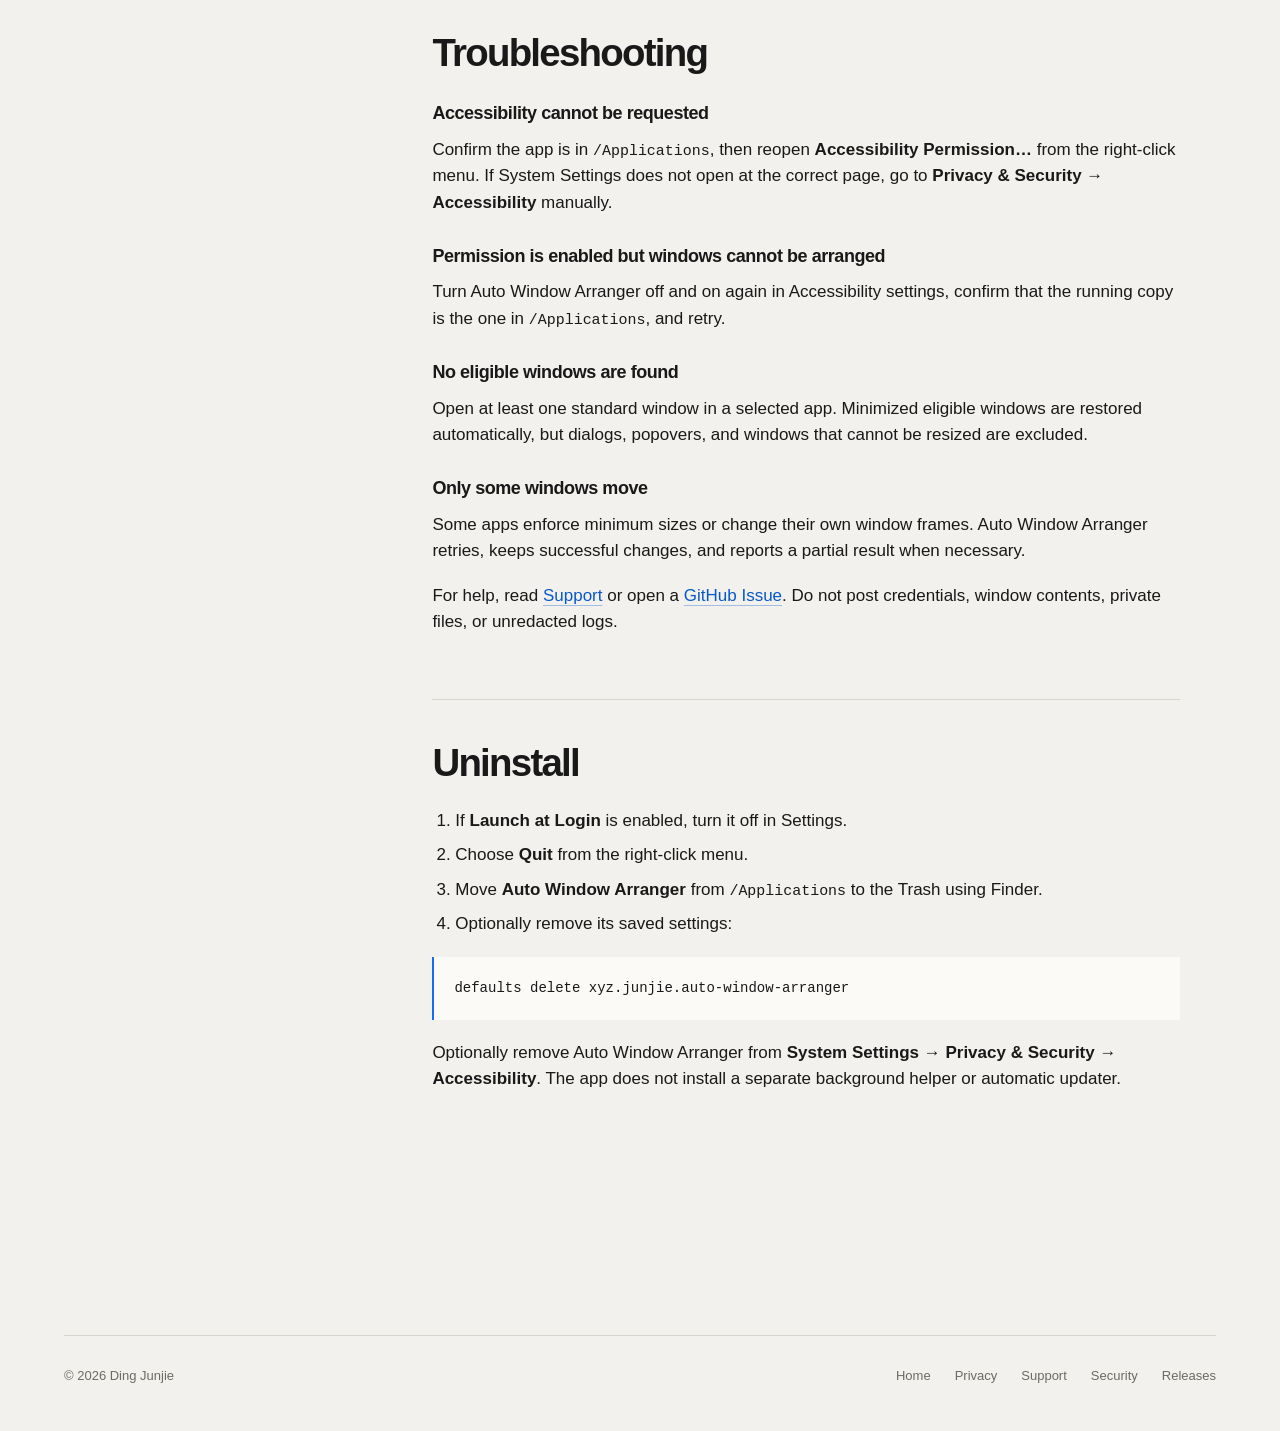
<file: guide.html>
<!doctype html>
<html
  lang="en"
  data-current-language="en"
  data-title-en="User Guide — Auto Window Arranger"
  data-title-zh="使用指南 — Auto Window Arranger"
>
  <head>
    <meta charset="utf-8">
    <meta name="viewport" content="width=device-width, initial-scale=1">
    <meta name="color-scheme" content="light">
    <meta
      name="description"
      content="Install, configure, use, troubleshoot, and uninstall Auto Window Arranger."
      data-description-en="Install, configure, use, troubleshoot, and uninstall Auto Window Arranger."
      data-description-zh="安装、设置、使用、排查和卸载 Auto Window Arranger。"
    >
    <title>User Guide — Auto Window Arranger</title>
    <link rel="icon" type="image/png" href="assets/app-icon.png">
    <link rel="stylesheet" href="styles.css">
    <script src="app.js" defer></script>
  </head>
  <body>
    <a class="skip-link" href="#main-content">
      <span data-language="en">Skip to content</span>
      <span data-language="zh">跳到正文</span>
    </a>

    <header class="site-header">
      <a class="wordmark" href="index.html" aria-label="Auto Window Arranger home" data-aria-label-en="Auto Window Arranger home" data-aria-label-zh="Auto Window Arranger 首页">
        <img src="assets/app-icon.png" alt="" width="32" height="32">
        <span>Auto Window Arranger</span>
      </a>
      <nav class="site-nav" aria-label="Primary navigation" data-aria-label-en="Primary navigation" data-aria-label-zh="主导航">
        <a href="index.html"><span data-language="en">Home</span><span data-language="zh">首页</span></a>
        <a href="guide.html" aria-current="page"><span data-language="en">Guide</span><span data-language="zh">指南</span></a>
        <a href="privacy.html"><span data-language="en">Privacy</span><span data-language="zh">隐私</span></a>
        <a href="support.html"><span data-language="en">Support</span><span data-language="zh">支持</span></a>
      </nav>
      <div class="language-switch" aria-label="Language" data-aria-label-en="Language" data-aria-label-zh="语言">
        <button type="button" data-language-option="en" aria-pressed="true">EN</button>
        <span aria-hidden="true">/</span>
        <button type="button" data-language-option="zh" aria-pressed="false">中文</button>
      </div>
    </header>

    <main class="document-shell" id="main-content">
      <header class="document-hero">
        <p class="section-number">DOC 01</p>
        <div>
          <p class="eyebrow">Auto Window Arranger</p>
          <h1><span data-language="en">User Guide</span><span data-language="zh">使用指南</span></h1>
          <p class="document-lead">
            <span data-language="en">Everything needed to install the app and arrange your first set of windows.</span>
            <span data-language="zh">从安装应用到完成第一次窗口排列所需的全部内容。</span>
          </p>
        </div>
      </header>

      <article class="document-content" data-language="en" lang="en">
        <section>
          <h2>Requirements</h2>
          <ul>
            <li>macOS 14 or later.</li>
            <li>Apple Silicon is supported. The Universal build includes Intel code, but Intel hardware has not yet been verified.</li>
            <li>Accessibility permission is required to inspect and move the windows of apps you select.</li>
          </ul>
        </section>
        <section>
          <h2>Install</h2>
          <ol>
            <li>Download the signed DMG from <a href="https://github.com/junjie-xyz/auto-window-arranger/releases">GitHub Releases</a>.</li>
            <li>Open the DMG and drag <strong>Auto Window Arranger</strong> to <strong>Applications</strong>.</li>
            <li>Eject the DMG, then open the app from <code>/Applications</code>.</li>
          </ol>
          <p>Move the app to <code>/Applications</code> before requesting Accessibility permission. Running it from the DMG or another location can prevent macOS from keeping the authorization stable.</p>
        </section>
        <section>
          <h2>First setup</h2>
          <ol>
            <li>Read the Accessibility explanation in the welcome window.</li>
            <li>Add the apps whose windows you want to arrange. The list may remain empty until you are ready.</li>
            <li>Select <strong>Request Accessibility Permission</strong>.</li>
            <li>In <strong>System Settings → Privacy &amp; Security → Accessibility</strong>, enable Auto Window Arranger.</li>
            <li>Return to the app. The permission status updates automatically; no restart is required.</li>
          </ol>
          <p>You can change the selected apps later in <strong>Settings…</strong>. Auto Window Arranger does not preselect or require any third-party app.</p>
        </section>
        <section>
          <h2>Arrange windows</h2>
          <ul>
            <li><strong>Left-click the menu bar icon:</strong> perform the click action selected in Settings. The default arranges one selected, running app; you can switch it to combined arrangement.</li>
            <li><strong>Right-click the menu bar icon:</strong> always open the menu.</li>
            <li><strong>Arrange Now:</strong> perform the same single-app arrangement from the right-click menu.</li>
            <li><strong>Arrange Together:</strong> place the windows of all selected, running apps into one combined layout.</li>
            <li><strong>Default single-app shortcut:</strong> <code>⌥⌘A</code>.</li>
            <li><strong>Default combined shortcut:</strong> <code>⌥⇧⌘A</code>.</li>
          </ul>
          <p>Layouts use the usable area of the display under the pointer and keep clear of the menu bar and Dock. One window keeps its size and is centered; two to four windows use columns or a grid; five windows use a four-window grid with the fifth centered; six or more use a balanced grid.</p>
          <p>When app cycling is enabled, repeated manual single-app arrangements move through the selected apps that are currently running. Automatic arrangements do not change the frontmost app.</p>
        </section>
        <section>
          <h2>Automatic arrangement</h2>
          <p>After Accessibility permission is granted, Auto Window Arranger monitors the selected apps. Opening or closing an eligible window schedules a new arrangement after the window state settles, normally within about one second.</p>
          <p>Turn off <strong>Automatically arrange when windows open or close</strong> in Settings when you only want manual arrangement. Menu actions and configured shortcuts remain available.</p>
          <p>The app only handles standard windows whose position and size macOS allows it to change. Dialogs, popovers, fixed-size windows, and other auxiliary windows may be skipped.</p>
        </section>
        <section>
          <h2>Settings and menu</h2>
          <p>Right-click the menu bar icon to access:</p>
          <ul>
            <li><strong>Arrange Now</strong> and <strong>Arrange Together</strong>;</li>
            <li><strong>Accessibility Permission…</strong> to review or recover authorization;</li>
            <li><strong>Settings…</strong> to choose the left-click action, record, reset, or clear both shortcuts, add or remove apps, control app cycling and automatic arrangement, manage Launch at Login, or reset all settings;</li>
            <li><strong>Copy Diagnostics</strong> to copy a sanitized local report for support;</li>
            <li><strong>About Auto Window Arranger…</strong> and <strong>Quit</strong>.</li>
          </ul>
          <p>Custom shortcuts must include Command, Option, or Control. The two arrangement actions cannot use the same shortcut. Clear a shortcut if you do not want that global action registered. If a shortcut conflicts with another app, choose a different combination in Settings.</p>
          <p><strong>Launch at Login</strong> is off by default. Enabling it registers the main app with the supported macOS login-item service; no separate helper is installed. If macOS cannot read the current login-item status, the toggle remains available so you can retry and inspect the exact error or open Login Items Settings.</p>
        </section>
        <section>
          <h2>Troubleshooting</h2>
          <h3>Accessibility cannot be requested</h3>
          <p>Confirm the app is in <code>/Applications</code>, then reopen <strong>Accessibility Permission…</strong> from the right-click menu. If System Settings does not open at the correct page, go to <strong>Privacy &amp; Security → Accessibility</strong> manually.</p>
          <h3>Permission is enabled but windows cannot be arranged</h3>
          <p>Turn Auto Window Arranger off and on again in Accessibility settings, confirm that the running copy is the one in <code>/Applications</code>, and retry.</p>
          <h3>No eligible windows are found</h3>
          <p>Open at least one standard window in a selected app. Minimized eligible windows are restored automatically, but dialogs, popovers, and windows that cannot be resized are excluded.</p>
          <h3>Only some windows move</h3>
          <p>Some apps enforce minimum sizes or change their own window frames. Auto Window Arranger retries, keeps successful changes, and reports a partial result when necessary.</p>
          <p>For help, read <a href="support.html">Support</a> or open a <a href="https://github.com/junjie-xyz/auto-window-arranger/issues">GitHub Issue</a>. Do not post credentials, window contents, private files, or unredacted logs.</p>
        </section>
        <section>
          <h2>Uninstall</h2>
          <ol>
            <li>If <strong>Launch at Login</strong> is enabled, turn it off in Settings.</li>
            <li>Choose <strong>Quit</strong> from the right-click menu.</li>
            <li>Move <strong>Auto Window Arranger</strong> from <code>/Applications</code> to the Trash using Finder.</li>
            <li>Optionally remove its saved settings:</li>
          </ol>
          <pre><code>defaults delete xyz.junjie.auto-window-arranger</code></pre>
          <p>Optionally remove Auto Window Arranger from <strong>System Settings → Privacy &amp; Security → Accessibility</strong>. The app does not install a separate background helper or automatic updater.</p>
        </section>
      </article>

      <article class="document-content" data-language="zh" lang="zh-CN">
        <section>
          <h2>系统要求</h2>
          <ul>
            <li>macOS 14 或更高版本。</li>
            <li>支持 Apple Silicon。Universal 安装包包含 Intel 代码，但尚未完成 Intel 真机验证。</li>
            <li>需要辅助功能权限，才能检查和移动你所选 App 的窗口。</li>
          </ul>
        </section>
        <section>
          <h2>安装</h2>
          <ol>
            <li>从 <a href="https://github.com/junjie-xyz/auto-window-arranger/releases">GitHub Releases</a> 下载已签名的 DMG。</li>
            <li>打开 DMG，将 <strong>Auto Window Arranger</strong> 拖入“应用程序”。</li>
            <li>推出 DMG，再从 <code>/Applications</code> 打开应用。</li>
          </ol>
          <p>请先把应用移入 <code>/Applications</code>，再请求辅助功能权限。从 DMG 或其他位置运行可能导致 macOS 无法稳定保留授权。</p>
        </section>
        <section>
          <h2>首次设置</h2>
          <ol>
            <li>阅读欢迎窗口中的辅助功能用途说明。</li>
            <li>添加需要排列窗口的 App；也可以暂时保持列表为空。</li>
            <li>点击“请求辅助功能权限”。</li>
            <li>在“系统设置 → 隐私与安全性 → 辅助功能”中启用 Auto Window Arranger。</li>
            <li>返回应用。权限状态会自动更新，无需重启。</li>
          </ol>
          <p>以后可以在“设置…”中修改 App 列表。Auto Window Arranger 不会预选或要求安装任何第三方 App。</p>
        </section>
        <section>
          <h2>排列窗口</h2>
          <ul>
            <li><strong>左键点击菜单栏图标：</strong>执行设置中选择的点击动作。默认排列一个已选择且正在运行的 App，也可以切换为组合排列。</li>
            <li><strong>右键点击菜单栏图标：</strong>始终打开菜单。</li>
            <li><strong>立即排列：</strong>从右键菜单执行相同的单 App 排列。</li>
            <li><strong>组合排列：</strong>把所有已选择且正在运行的 App 窗口放入一个组合布局。</li>
            <li><strong>默认单 App 快捷键：</strong><code>⌥⌘A</code>。</li>
            <li><strong>默认组合排列快捷键：</strong><code>⌥⇧⌘A</code>。</li>
          </ul>
          <p>布局使用鼠标所在显示器的可用区域，不遮挡菜单栏和 Dock。一个窗口保持原尺寸并居中；两个至四个窗口使用分栏或宫格；五个窗口使用四窗口宫格，并把第五个窗口居中；六个及以上窗口使用自动等分网格。</p>
          <p>开启 App 循环后，连续手动执行单 App 排列会依次处理当前正在运行的所选 App。自动排列不会切换前台 App。</p>
        </section>
        <section>
          <h2>自动排列</h2>
          <p>取得辅助功能权限后，Auto Window Arranger 会监控所选 App。符合条件的窗口打开或关闭后，应用会等待窗口状态稳定并重新排列，通常在约一秒内触发。</p>
          <p>如果只想手动排列，可以在设置中关闭“窗口打开或关闭后自动排列”。关闭后，菜单动作和已配置的快捷键仍然可用。</p>
          <p>应用只处理 macOS 允许修改位置和尺寸的标准窗口。对话框、popover、固定尺寸窗口和其他辅助窗口可能被跳过。</p>
        </section>
        <section>
          <h2>设置与菜单</h2>
          <p>右键点击菜单栏图标可以使用：</p>
          <ul>
            <li>“立即排列”和“组合排列”；</li>
            <li>“辅助功能权限…”：查看或恢复授权；</li>
            <li>“设置…”：选择左键点击动作，录制、恢复或清空两个快捷键，添加或移除 App，控制 App 循环和自动排列，管理登录时启动，或恢复全部默认设置；</li>
            <li>“复制诊断信息”：复制用于支持的脱敏本机报告；</li>
            <li>“关于 Auto Window Arranger…”和“退出”。</li>
          </ul>
          <p>自定义快捷键必须包含 Command、Option 或 Control。两个排列动作不能使用相同快捷键；如果不希望注册某个全局动作，可以清空该快捷键。如果快捷键与其他应用冲突，请在设置中更换组合。</p>
          <p>“登录时启动”默认关闭。启用后会通过 macOS 官方登录项服务注册主 App，不会安装单独的 helper。如果 macOS 无法读取当前登录项状态，开关仍可重试；失败时会显示具体错误，也可以直接打开“登录项”设置。</p>
        </section>
        <section>
          <h2>常见问题</h2>
          <h3>无法请求辅助功能权限</h3>
          <p>确认应用位于 <code>/Applications</code>，然后从右键菜单重新打开“辅助功能权限…”。如果系统设置没有定位到正确页面，请手动进入“隐私与安全性 → 辅助功能”。</p>
          <h3>已经授权，但仍无法排列窗口</h3>
          <p>在辅助功能设置中关闭再重新启用 Auto Window Arranger，确认当前运行的是 <code>/Applications</code> 中的副本，然后重试。</p>
          <h3>没有找到可排列的窗口</h3>
          <p>请在所选 App 中至少打开一个标准窗口。符合条件的最小化窗口会自动恢复，但对话框、popover 和不可调整尺寸的窗口会被排除。</p>
          <h3>只移动了部分窗口</h3>
          <p>部分 App 会强制最小尺寸或自行修改窗口位置。Auto Window Arranger 会重试、保留已经成功的变更，并在必要时报告“部分完成”。</p>
          <p>需要帮助时，请阅读<a href="support.html">支持文档</a>或提交 <a href="https://github.com/junjie-xyz/auto-window-arranger/issues">GitHub Issue</a>。不要公开凭据、窗口内容、私密文件或未脱敏日志。</p>
        </section>
        <section>
          <h2>卸载</h2>
          <ol>
            <li>如果启用了“登录时启动”，先在设置中将其关闭。</li>
            <li>从右键菜单选择“退出”。</li>
            <li>使用 Finder 将 <code>/Applications</code> 中的 <strong>Auto Window Arranger</strong> 移到废纸篓。</li>
            <li>如需同时删除已保存的设置，可以运行：</li>
          </ol>
          <pre><code>defaults delete xyz.junjie.auto-window-arranger</code></pre>
          <p>如有需要，在“系统设置 → 隐私与安全性 → 辅助功能”中移除 Auto Window Arranger。应用不会安装单独的后台 helper 或自动更新程序。</p>
        </section>
      </article>
    </main>

    <footer class="site-footer">
      <p>© 2026 Ding Junjie</p>
      <nav aria-label="Footer navigation" data-aria-label-en="Footer navigation" data-aria-label-zh="页脚导航">
        <a href="index.html"><span data-language="en">Home</span><span data-language="zh">首页</span></a>
        <a href="privacy.html"><span data-language="en">Privacy</span><span data-language="zh">隐私</span></a>
        <a href="support.html"><span data-language="en">Support</span><span data-language="zh">支持</span></a>
        <a href="security.html"><span data-language="en">Security</span><span data-language="zh">安全</span></a>
        <a href="https://github.com/junjie-xyz/auto-window-arranger/releases"><span data-language="en">Releases</span><span data-language="zh">发布</span></a>
      </nav>
    </footer>
  </body>
</html>
</file>
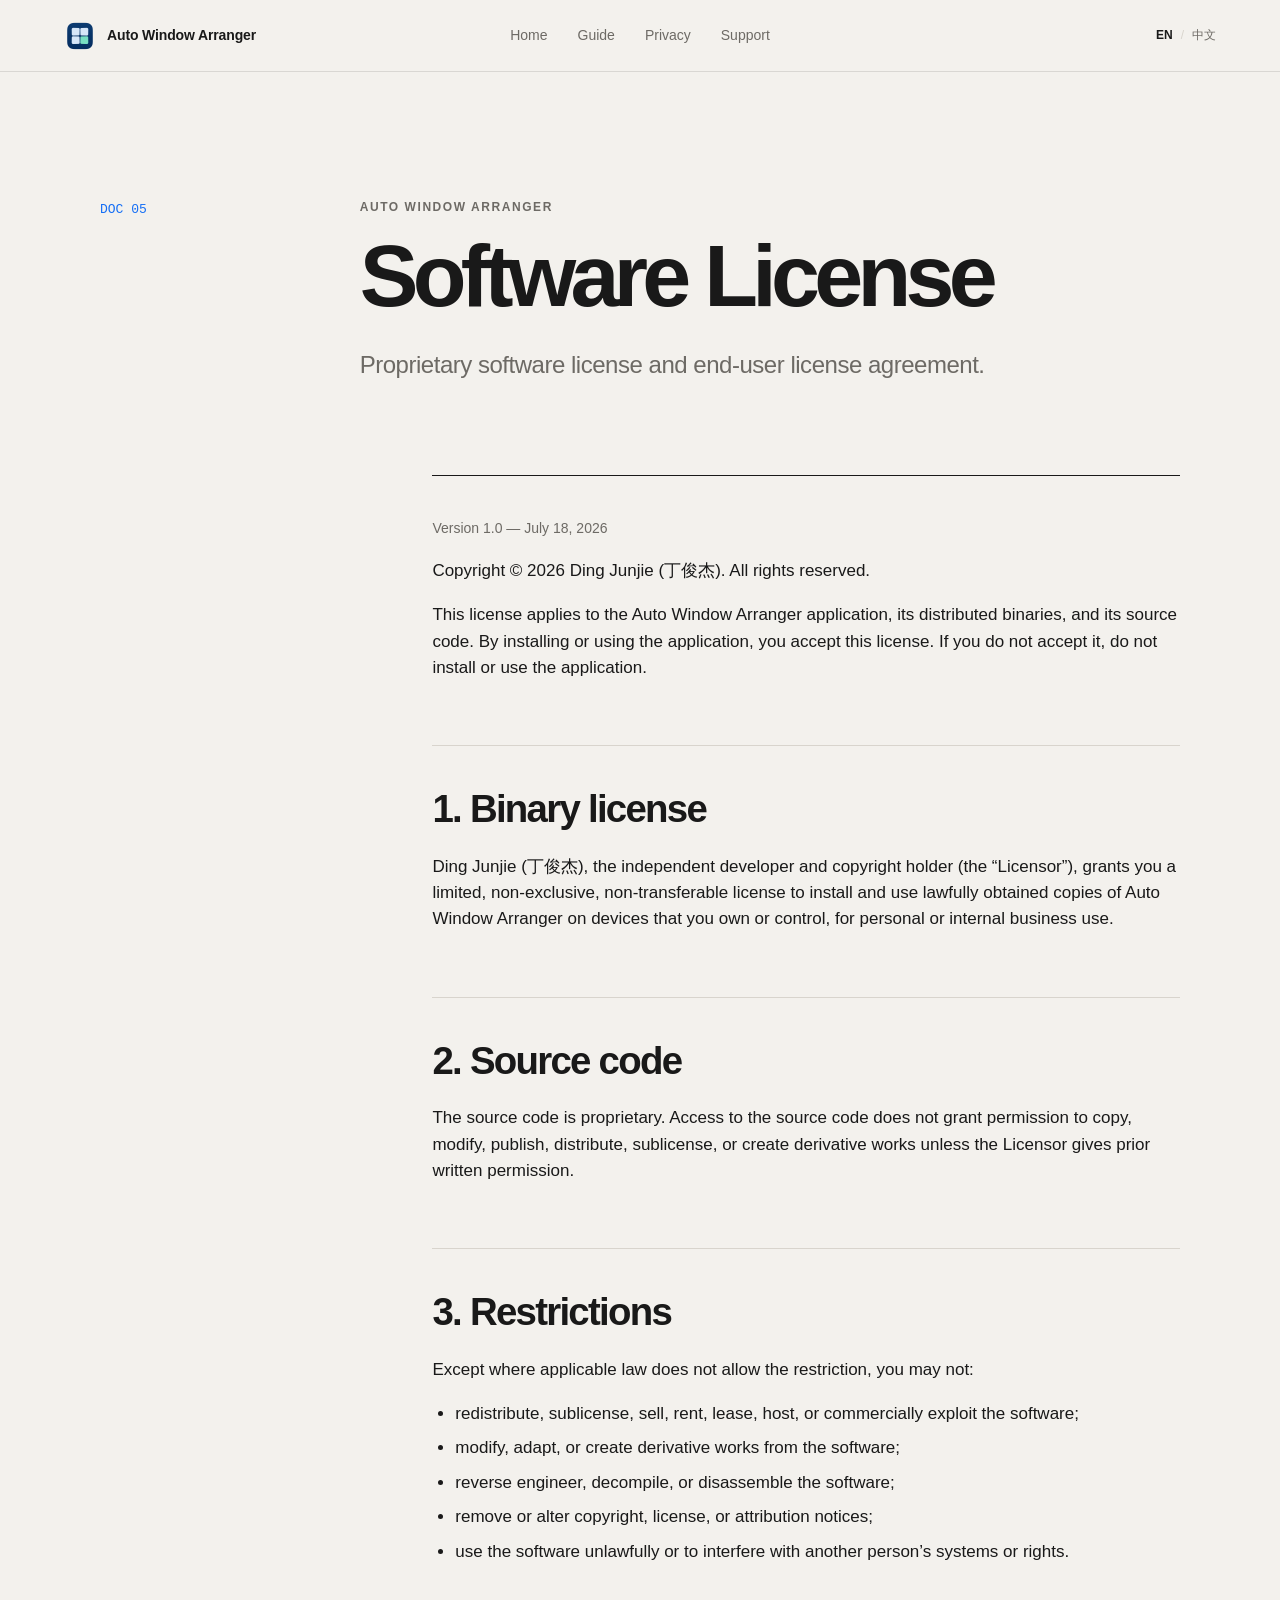
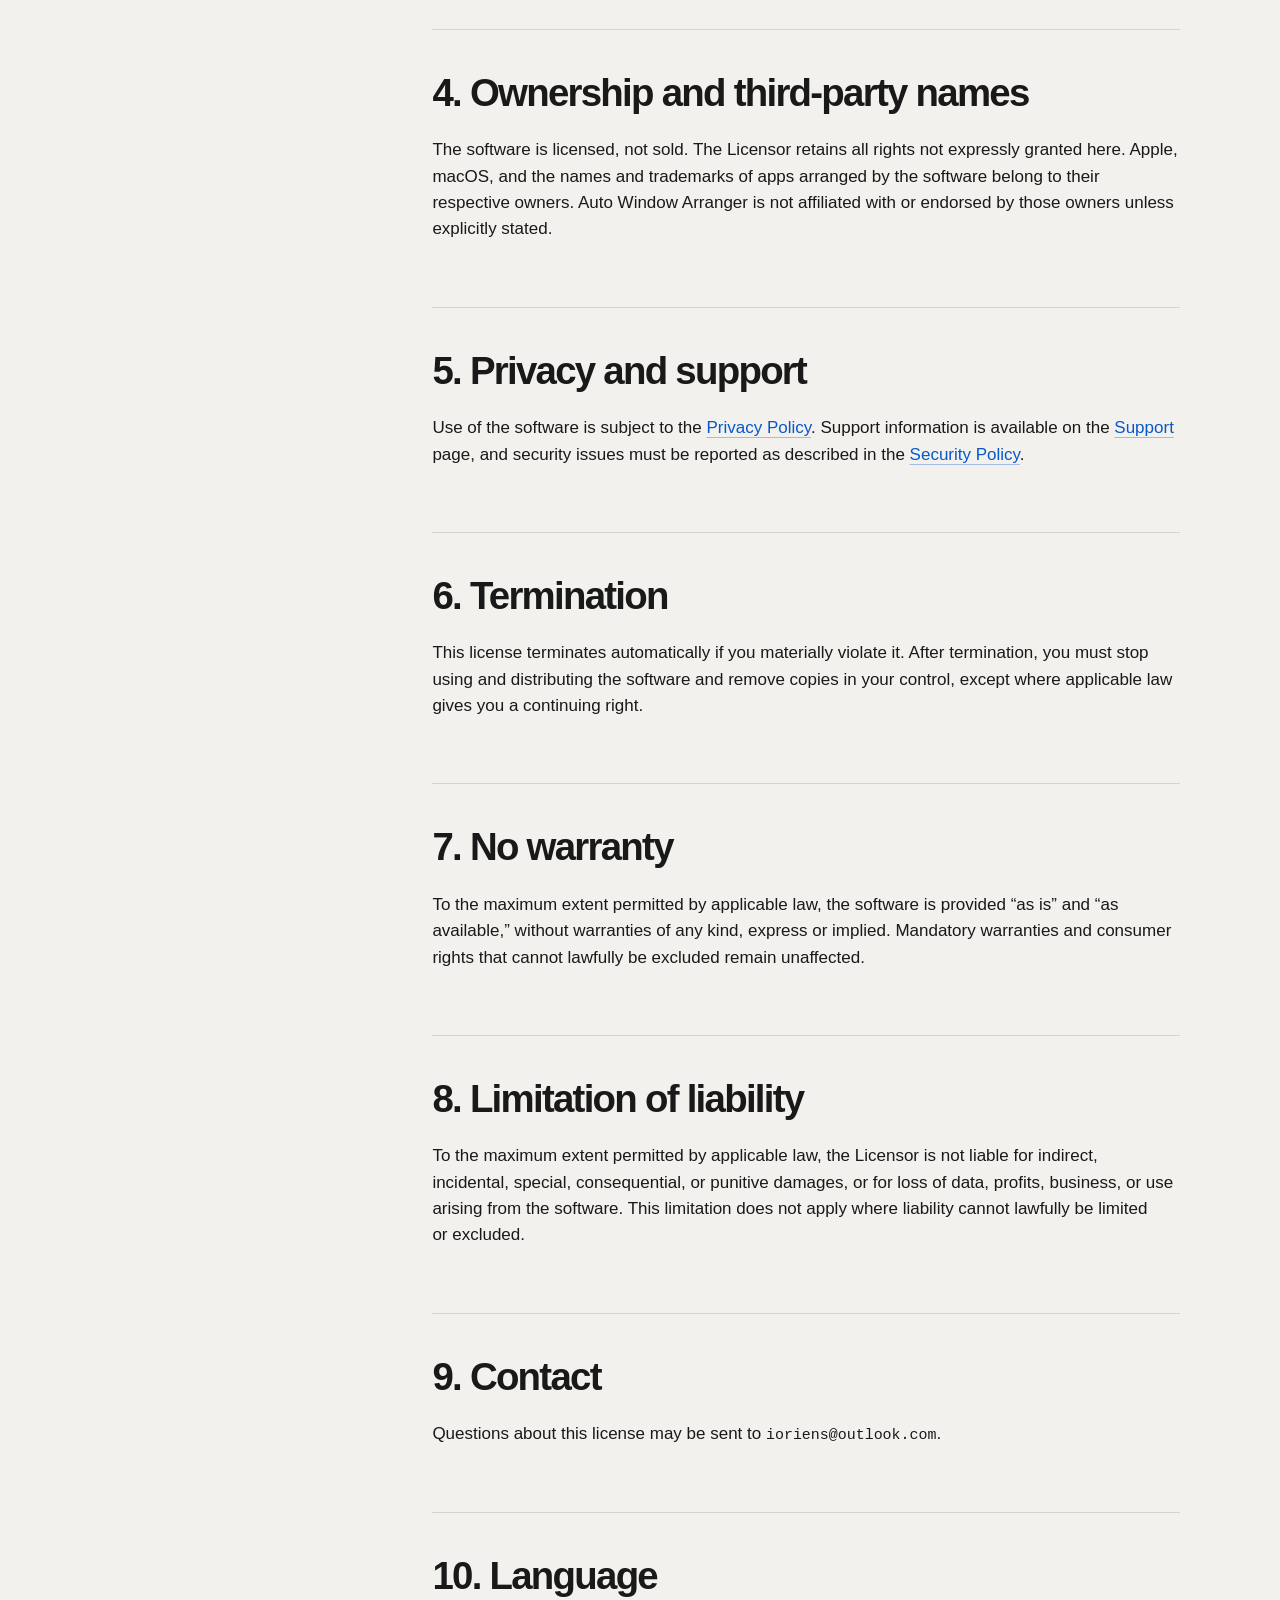
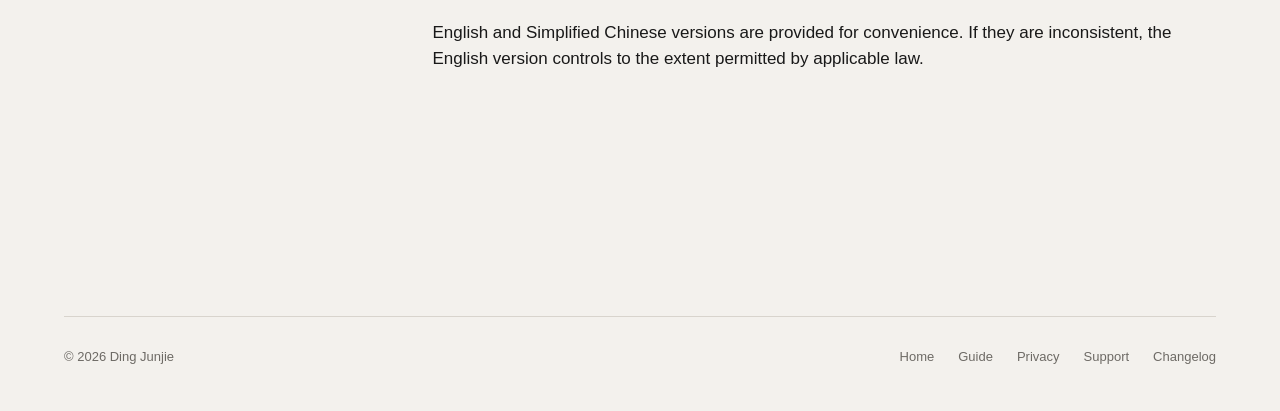
<file: license.html>
<!doctype html>
<html lang="en" data-current-language="en" data-title-en="License — Auto Window Arranger" data-title-zh="软件许可 — Auto Window Arranger">
  <head>
    <meta charset="utf-8">
    <meta name="viewport" content="width=device-width, initial-scale=1">
    <meta name="color-scheme" content="light">
    <meta name="description" content="Auto Window Arranger proprietary software license and EULA." data-description-en="Auto Window Arranger proprietary software license and EULA." data-description-zh="Auto Window Arranger 专有软件许可与最终用户许可协议。">
    <title>License — Auto Window Arranger</title>
    <link rel="icon" type="image/png" href="assets/app-icon.png">
    <link rel="stylesheet" href="styles.css">
    <script src="app.js" defer></script>
  </head>
  <body>
    <a class="skip-link" href="#main-content"><span data-language="en">Skip to content</span><span data-language="zh">跳到正文</span></a>
    <header class="site-header">
      <a class="wordmark" href="index.html" aria-label="Auto Window Arranger home" data-aria-label-en="Auto Window Arranger home" data-aria-label-zh="Auto Window Arranger 首页"><img src="assets/app-icon.png" alt="" width="32" height="32"><span>Auto Window Arranger</span></a>
      <nav class="site-nav" aria-label="Primary navigation" data-aria-label-en="Primary navigation" data-aria-label-zh="主导航"><a href="index.html"><span data-language="en">Home</span><span data-language="zh">首页</span></a><a href="guide.html"><span data-language="en">Guide</span><span data-language="zh">指南</span></a><a href="privacy.html"><span data-language="en">Privacy</span><span data-language="zh">隐私</span></a><a href="support.html"><span data-language="en">Support</span><span data-language="zh">支持</span></a></nav>
      <div class="language-switch" aria-label="Language" data-aria-label-en="Language" data-aria-label-zh="语言"><button type="button" data-language-option="en" aria-pressed="true">EN</button><span aria-hidden="true">/</span><button type="button" data-language-option="zh" aria-pressed="false">中文</button></div>
    </header>

    <main class="document-shell" id="main-content">
      <header class="document-hero"><p class="section-number">DOC 05</p><div><p class="eyebrow">Auto Window Arranger</p><h1><span data-language="en">Software License</span><span data-language="zh">软件许可</span></h1><p class="document-lead"><span data-language="en">Proprietary software license and end-user license agreement.</span><span data-language="zh">专有软件许可与最终用户许可协议。</span></p></div></header>

      <article class="document-content" data-language="en" lang="en">
        <section><p class="document-meta">Version 1.0 — July 18, 2026</p><p>Copyright © 2026 Ding Junjie (丁俊杰). All rights reserved.</p><p>This license applies to the Auto Window Arranger application, its distributed binaries, and its source code. By installing or using the application, you accept this license. If you do not accept it, do not install or use the application.</p></section>
        <section><h2>1. Binary license</h2><p>Ding Junjie (丁俊杰), the independent developer and copyright holder (the “Licensor”), grants you a limited, non-exclusive, non-transferable license to install and use lawfully obtained copies of Auto Window Arranger on devices that you own or control, for personal or internal business use.</p></section>
        <section><h2>2. Source code</h2><p>The source code is proprietary. Access to the source code does not grant permission to copy, modify, publish, distribute, sublicense, or create derivative works unless the Licensor gives prior written permission.</p></section>
        <section><h2>3. Restrictions</h2><p>Except where applicable law does not allow the restriction, you may not:</p><ul><li>redistribute, sublicense, sell, rent, lease, host, or commercially exploit the software;</li><li>modify, adapt, or create derivative works from the software;</li><li>reverse engineer, decompile, or disassemble the software;</li><li>remove or alter copyright, license, or attribution notices;</li><li>use the software unlawfully or to interfere with another person’s systems or rights.</li></ul></section>
        <section><h2>4. Ownership and third-party names</h2><p>The software is licensed, not sold. The Licensor retains all rights not expressly granted here. Apple, macOS, and the names and trademarks of apps arranged by the software belong to their respective owners. Auto Window Arranger is not affiliated with or endorsed by those owners unless explicitly stated.</p></section>
        <section><h2>5. Privacy and support</h2><p>Use of the software is subject to the <a href="privacy.html">Privacy Policy</a>. Support information is available on the <a href="support.html">Support</a> page, and security issues must be reported as described in the <a href="security.html">Security Policy</a>.</p></section>
        <section><h2>6. Termination</h2><p>This license terminates automatically if you materially violate it. After termination, you must stop using and distributing the software and remove copies in your control, except where applicable law gives you a continuing right.</p></section>
        <section><h2>7. No warranty</h2><p>To the maximum extent permitted by applicable law, the software is provided “as is” and “as available,” without warranties of any kind, express or implied. Mandatory warranties and consumer rights that cannot lawfully be excluded remain unaffected.</p></section>
        <section><h2>8. Limitation of liability</h2><p>To the maximum extent permitted by applicable law, the Licensor is not liable for indirect, incidental, special, consequential, or punitive damages, or for loss of data, profits, business, or use arising from the software. This limitation does not apply where liability cannot lawfully be limited or excluded.</p></section>
        <section><h2>9. Contact</h2><p>Questions about this license may be sent to <code>ioriens@outlook.com</code>.</p></section>
        <section><h2>10. Language</h2><p>English and Simplified Chinese versions are provided for convenience. If they are inconsistent, the English version controls to the extent permitted by applicable law.</p></section>
      </article>

      <article class="document-content" data-language="zh" lang="zh-CN">
        <section><p class="document-meta">版本 1.0 — 2026 年 7 月 18 日</p><p>版权所有 © 2026 丁俊杰。保留所有权利。</p><p>本许可适用于 Auto Window Arranger 应用、发布的二进制文件和源代码。安装或使用本应用即表示你接受本许可；如果不接受，请勿安装或使用本应用。</p></section>
        <section><h2>1. 二进制许可</h2><p>独立开发者和著作权人丁俊杰（以下简称“许可人”）授予你有限的、非独占的、不可转让许可，允许你在自己拥有或控制的设备上安装和使用合法取得的 Auto Window Arranger 副本，用于个人或内部业务用途。</p></section>
        <section><h2>2. 源代码</h2><p>源代码为专有内容。除非许可人事先书面许可，访问源代码不代表获得复制、修改、公开、分发、再许可或创建衍生作品的权限。</p></section>
        <section><h2>3. 限制</h2><p>除非适用法律不允许相关限制，你不得：</p><ul><li>再分发、再许可、出售、出租、租赁、托管或商业利用本软件；</li><li>修改、改编本软件或创建衍生作品；</li><li>对本软件进行逆向工程、反编译或反汇编；</li><li>删除或更改版权、许可或署名声明；</li><li>违法使用本软件，或干扰他人的系统或权利。</li></ul></section>
        <section><h2>4. 权利归属和第三方名称</h2><p>本软件仅授予使用许可，不构成出售。许可人保留本许可未明确授予的全部权利。Apple、macOS 以及被本软件排列的 App 名称和商标归各自权利人所有。除非另有明确说明，Auto Window Arranger 与这些权利人不存在隶属、认可或官方合作关系。</p></section>
        <section><h2>5. 隐私与支持</h2><p>软件使用受<a href="privacy.html">隐私政策</a>约束。支持信息见<a href="support.html">支持页面</a>，安全问题必须按照<a href="security.html">安全政策</a>报告。</p></section>
        <section><h2>6. 终止</h2><p>如果你实质违反本许可，本许可自动终止。终止后，你必须停止使用和分发本软件，并移除你控制的副本；适用法律赋予你的持续权利除外。</p></section>
        <section><h2>7. 不提供保证</h2><p>在适用法律允许的最大范围内，本软件按“现状”和“可用状态”提供，不提供任何明示或默示保证。法律规定不得排除的强制保证和消费者权利不受影响。</p></section>
        <section><h2>8. 责任限制</h2><p>在适用法律允许的最大范围内，许可人不对因本软件产生的间接、附带、特殊、后果性或惩罚性损失，以及数据、利润、业务或使用损失承担责任。法律不允许限制或排除的责任不适用本限制。</p></section>
        <section><h2>9. 联系方式</h2><p>有关本许可的问题可发送至 <code>ioriens@outlook.com</code>。</p></section>
        <section><h2>10. 语言</h2><p>英文和简体中文版本均为方便阅读而提供。如两者存在不一致，在适用法律允许的范围内以英文版本为准。</p></section>
      </article>
    </main>

    <footer class="site-footer"><p>© 2026 Ding Junjie</p><nav aria-label="Footer navigation" data-aria-label-en="Footer navigation" data-aria-label-zh="页脚导航"><a href="index.html"><span data-language="en">Home</span><span data-language="zh">首页</span></a><a href="guide.html"><span data-language="en">Guide</span><span data-language="zh">指南</span></a><a href="privacy.html"><span data-language="en">Privacy</span><span data-language="zh">隐私</span></a><a href="support.html"><span data-language="en">Support</span><span data-language="zh">支持</span></a><a href="changelog.html"><span data-language="en">Changelog</span><span data-language="zh">变更记录</span></a></nav></footer>
  </body>
</html>
</file>
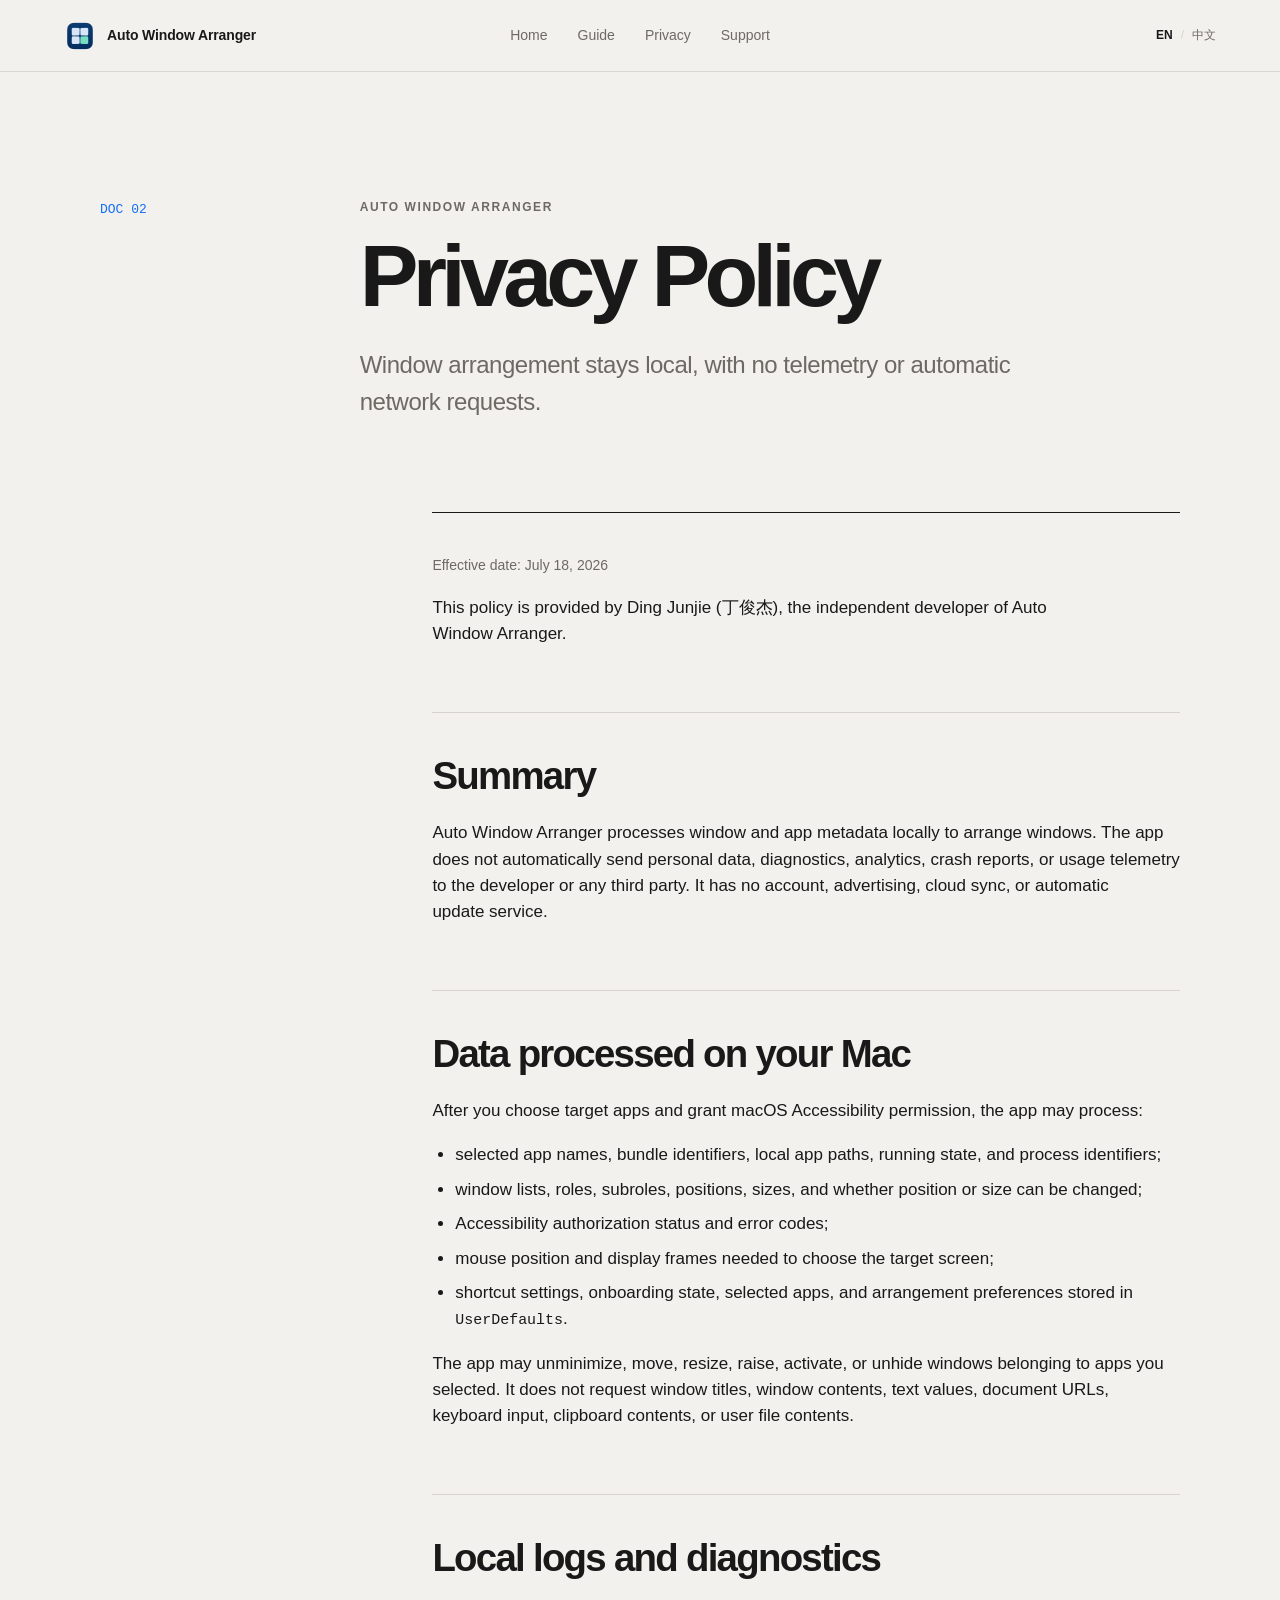
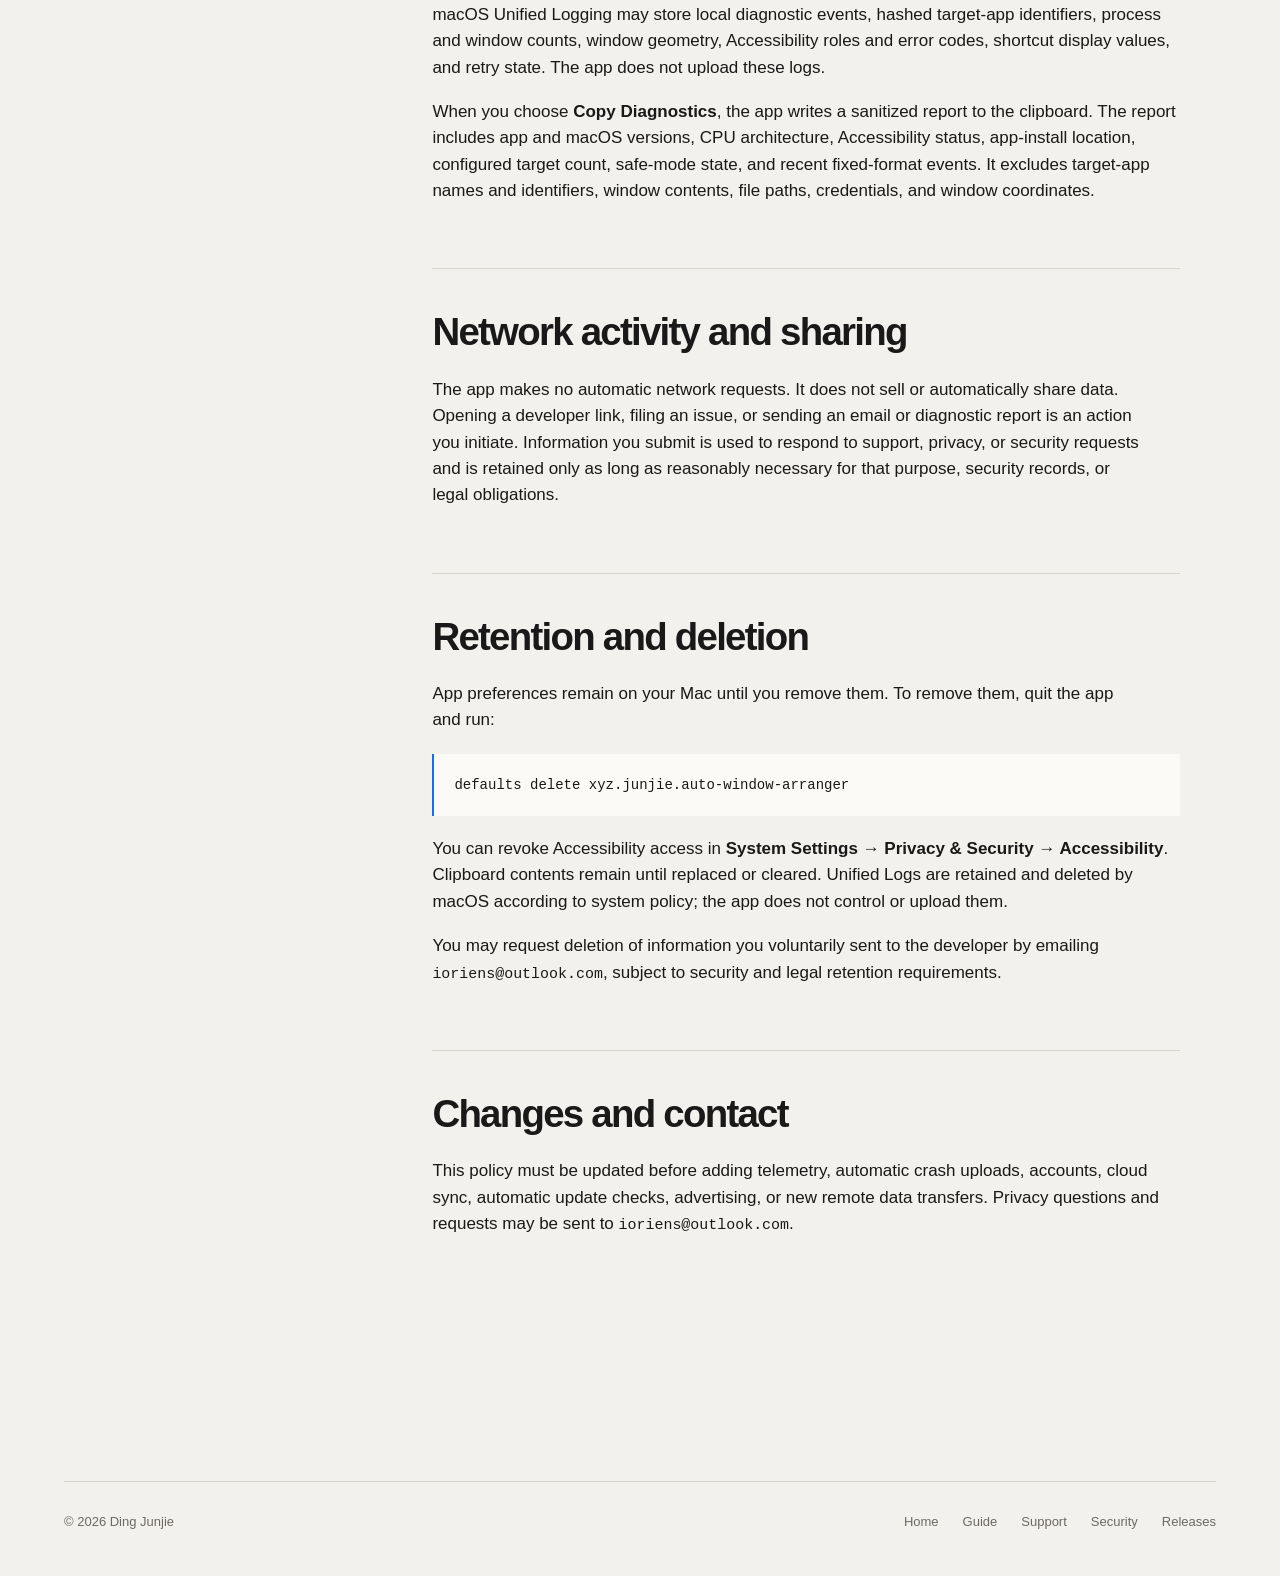
<file: privacy.html>
<!doctype html>
<html lang="en" data-current-language="en" data-title-en="Privacy — Auto Window Arranger" data-title-zh="隐私政策 — Auto Window Arranger">
  <head>
    <meta charset="utf-8">
    <meta name="viewport" content="width=device-width, initial-scale=1">
    <meta name="color-scheme" content="light">
    <meta name="description" content="Privacy policy for Auto Window Arranger." data-description-en="Privacy policy for Auto Window Arranger." data-description-zh="Auto Window Arranger 隐私政策。">
    <title>Privacy — Auto Window Arranger</title>
    <link rel="icon" type="image/png" href="assets/app-icon.png">
    <link rel="stylesheet" href="styles.css">
    <script src="app.js" defer></script>
  </head>
  <body>
    <a class="skip-link" href="#main-content"><span data-language="en">Skip to content</span><span data-language="zh">跳到正文</span></a>
    <header class="site-header">
      <a class="wordmark" href="index.html" aria-label="Auto Window Arranger home" data-aria-label-en="Auto Window Arranger home" data-aria-label-zh="Auto Window Arranger 首页"><img src="assets/app-icon.png" alt="" width="32" height="32"><span>Auto Window Arranger</span></a>
      <nav class="site-nav" aria-label="Primary navigation" data-aria-label-en="Primary navigation" data-aria-label-zh="主导航">
        <a href="index.html"><span data-language="en">Home</span><span data-language="zh">首页</span></a>
        <a href="guide.html"><span data-language="en">Guide</span><span data-language="zh">指南</span></a>
        <a href="privacy.html" aria-current="page"><span data-language="en">Privacy</span><span data-language="zh">隐私</span></a>
        <a href="support.html"><span data-language="en">Support</span><span data-language="zh">支持</span></a>
      </nav>
      <div class="language-switch" aria-label="Language" data-aria-label-en="Language" data-aria-label-zh="语言"><button type="button" data-language-option="en" aria-pressed="true">EN</button><span aria-hidden="true">/</span><button type="button" data-language-option="zh" aria-pressed="false">中文</button></div>
    </header>

    <main class="document-shell" id="main-content">
      <header class="document-hero">
        <p class="section-number">DOC 02</p>
        <div>
          <p class="eyebrow">Auto Window Arranger</p>
          <h1><span data-language="en">Privacy Policy</span><span data-language="zh">隐私政策</span></h1>
          <p class="document-lead"><span data-language="en">Window arrangement stays local, with no telemetry or automatic network requests.</span><span data-language="zh">窗口排列只在本机完成，不含遥测或自动网络请求。</span></p>
        </div>
      </header>

      <article class="document-content" data-language="en" lang="en">
        <section>
          <p class="document-meta">Effective date: July 18, 2026</p>
          <p>This policy is provided by Ding Junjie (丁俊杰), the independent developer of Auto Window Arranger.</p>
        </section>
        <section>
          <h2>Summary</h2>
          <p>Auto Window Arranger processes window and app metadata locally to arrange windows. The app does not automatically send personal data, diagnostics, analytics, crash reports, or usage telemetry to the developer or any third party. It has no account, advertising, cloud sync, or automatic update service.</p>
        </section>
        <section>
          <h2>Data processed on your Mac</h2>
          <p>After you choose target apps and grant macOS Accessibility permission, the app may process:</p>
          <ul>
            <li>selected app names, bundle identifiers, local app paths, running state, and process identifiers;</li>
            <li>window lists, roles, subroles, positions, sizes, and whether position or size can be changed;</li>
            <li>Accessibility authorization status and error codes;</li>
            <li>mouse position and display frames needed to choose the target screen;</li>
            <li>shortcut settings, onboarding state, selected apps, and arrangement preferences stored in <code>UserDefaults</code>.</li>
          </ul>
          <p>The app may unminimize, move, resize, raise, activate, or unhide windows belonging to apps you selected. It does not request window titles, window contents, text values, document URLs, keyboard input, clipboard contents, or user file contents.</p>
        </section>
        <section>
          <h2>Local logs and diagnostics</h2>
          <p>macOS Unified Logging may store local diagnostic events, hashed target-app identifiers, process and window counts, window geometry, Accessibility roles and error codes, shortcut display values, and retry state. The app does not upload these logs.</p>
          <p>When you choose <strong>Copy Diagnostics</strong>, the app writes a sanitized report to the clipboard. The report includes app and macOS versions, CPU architecture, Accessibility status, app-install location, configured target count, safe-mode state, and recent fixed-format events. It excludes target-app names and identifiers, window contents, file paths, credentials, and window coordinates.</p>
        </section>
        <section>
          <h2>Network activity and sharing</h2>
          <p>The app makes no automatic network requests. It does not sell or automatically share data. Opening a developer link, filing an issue, or sending an email or diagnostic report is an action you initiate. Information you submit is used to respond to support, privacy, or security requests and is retained only as long as reasonably necessary for that purpose, security records, or legal obligations.</p>
        </section>
        <section>
          <h2>Retention and deletion</h2>
          <p>App preferences remain on your Mac until you remove them. To remove them, quit the app and run:</p>
          <pre><code>defaults delete xyz.junjie.auto-window-arranger</code></pre>
          <p>You can revoke Accessibility access in <strong>System Settings → Privacy &amp; Security → Accessibility</strong>. Clipboard contents remain until replaced or cleared. Unified Logs are retained and deleted by macOS according to system policy; the app does not control or upload them.</p>
          <p>You may request deletion of information you voluntarily sent to the developer by emailing <code>ioriens@outlook.com</code>, subject to security and legal retention requirements.</p>
        </section>
        <section>
          <h2>Changes and contact</h2>
          <p>This policy must be updated before adding telemetry, automatic crash uploads, accounts, cloud sync, automatic update checks, advertising, or new remote data transfers. Privacy questions and requests may be sent to <code>ioriens@outlook.com</code>.</p>
        </section>
      </article>

      <article class="document-content" data-language="zh" lang="zh-CN">
        <section>
          <p class="document-meta">生效日期：2026 年 7 月 18 日</p>
          <p>本政策由 Auto Window Arranger 独立开发者丁俊杰提供。</p>
        </section>
        <section>
          <h2>摘要</h2>
          <p>Auto Window Arranger 只在本机处理排列窗口所需的窗口和 App 元数据。应用不会自动向开发者或任何第三方发送个人数据、诊断、分析、崩溃报告或使用情况遥测，也不提供账号、广告、云同步或自动更新服务。</p>
        </section>
        <section>
          <h2>在 Mac 本机处理的数据</h2>
          <p>你选择目标 App 并授予 macOS 辅助功能权限后，应用可能处理：</p>
          <ul>
            <li>所选 App 的名称、Bundle ID、本地 App 路径、运行状态和进程 ID；</li>
            <li>窗口列表、role、subrole、位置、尺寸，以及位置或尺寸是否可修改；</li>
            <li>辅助功能授权状态和错误代码；</li>
            <li>选择目标屏幕所需的鼠标位置和显示器范围；</li>
            <li>保存在 <code>UserDefaults</code> 中的快捷键、首次运行状态、所选 App 和排列偏好。</li>
          </ul>
          <p>应用可能取消最小化、移动、调整尺寸、前置、激活或取消隐藏你所选 App 的窗口。应用不会请求窗口标题、窗口正文、文本值、文档 URL、键盘输入、剪贴板原内容或用户文件内容。</p>
        </section>
        <section>
          <h2>本机日志与诊断</h2>
          <p>macOS 统一日志可能在本机保存诊断事件、经过系统哈希处理的目标 App 标识、进程和窗口数量、窗口几何信息、辅助功能 role 和错误代码、快捷键显示值及重试状态。应用不会上传这些日志。</p>
          <p>你主动选择“复制诊断信息”后，应用会把脱敏报告写入剪贴板。报告包含 App 和 macOS 版本、CPU 架构、辅助功能状态、App 安装位置、已配置目标数量、安全模式状态和最近的固定格式事件；不包含目标 App 名称和标识、窗口内容、文件路径、凭据或窗口坐标。</p>
        </section>
        <section>
          <h2>网络活动与共享</h2>
          <p>应用不发起自动网络请求，也不出售或自动共享数据。打开开发者链接、提交 Issue、发送邮件或诊断报告均由你主动操作。你提交的信息只用于处理支持、隐私或安全请求，并仅在合理处理期限、安全记录或法律义务所需期间保留。</p>
        </section>
        <section>
          <h2>保留与删除</h2>
          <p>应用偏好保留在你的 Mac 上，直到你主动删除。退出应用后可运行以下命令删除：</p>
          <pre><code>defaults delete xyz.junjie.auto-window-arranger</code></pre>
          <p>你可以在“系统设置 → 隐私与安全性 → 辅助功能”中撤销权限。剪贴板内容会保留到被替换或清除。统一日志由 macOS 按系统策略保留和删除，应用不控制或上传这些日志。</p>
          <p>你可以发送邮件到 <code>ioriens@outlook.com</code>，请求删除曾主动提交给开发者的信息；安全和法律保留要求除外。</p>
        </section>
        <section>
          <h2>变更与联系</h2>
          <p>增加遥测、自动崩溃上传、账号、云同步、自动更新检查、广告或新的远程数据传输前，必须先更新本政策。隐私问题和请求可发送至 <code>ioriens@outlook.com</code>。</p>
        </section>
      </article>
    </main>

    <footer class="site-footer">
      <p>© 2026 Ding Junjie</p>
      <nav aria-label="Footer navigation" data-aria-label-en="Footer navigation" data-aria-label-zh="页脚导航">
        <a href="index.html"><span data-language="en">Home</span><span data-language="zh">首页</span></a><a href="guide.html"><span data-language="en">Guide</span><span data-language="zh">指南</span></a><a href="support.html"><span data-language="en">Support</span><span data-language="zh">支持</span></a><a href="security.html"><span data-language="en">Security</span><span data-language="zh">安全</span></a><a href="https://github.com/junjie-xyz/auto-window-arranger/releases"><span data-language="en">Releases</span><span data-language="zh">发布</span></a>
      </nav>
    </footer>
  </body>
</html>
</file>
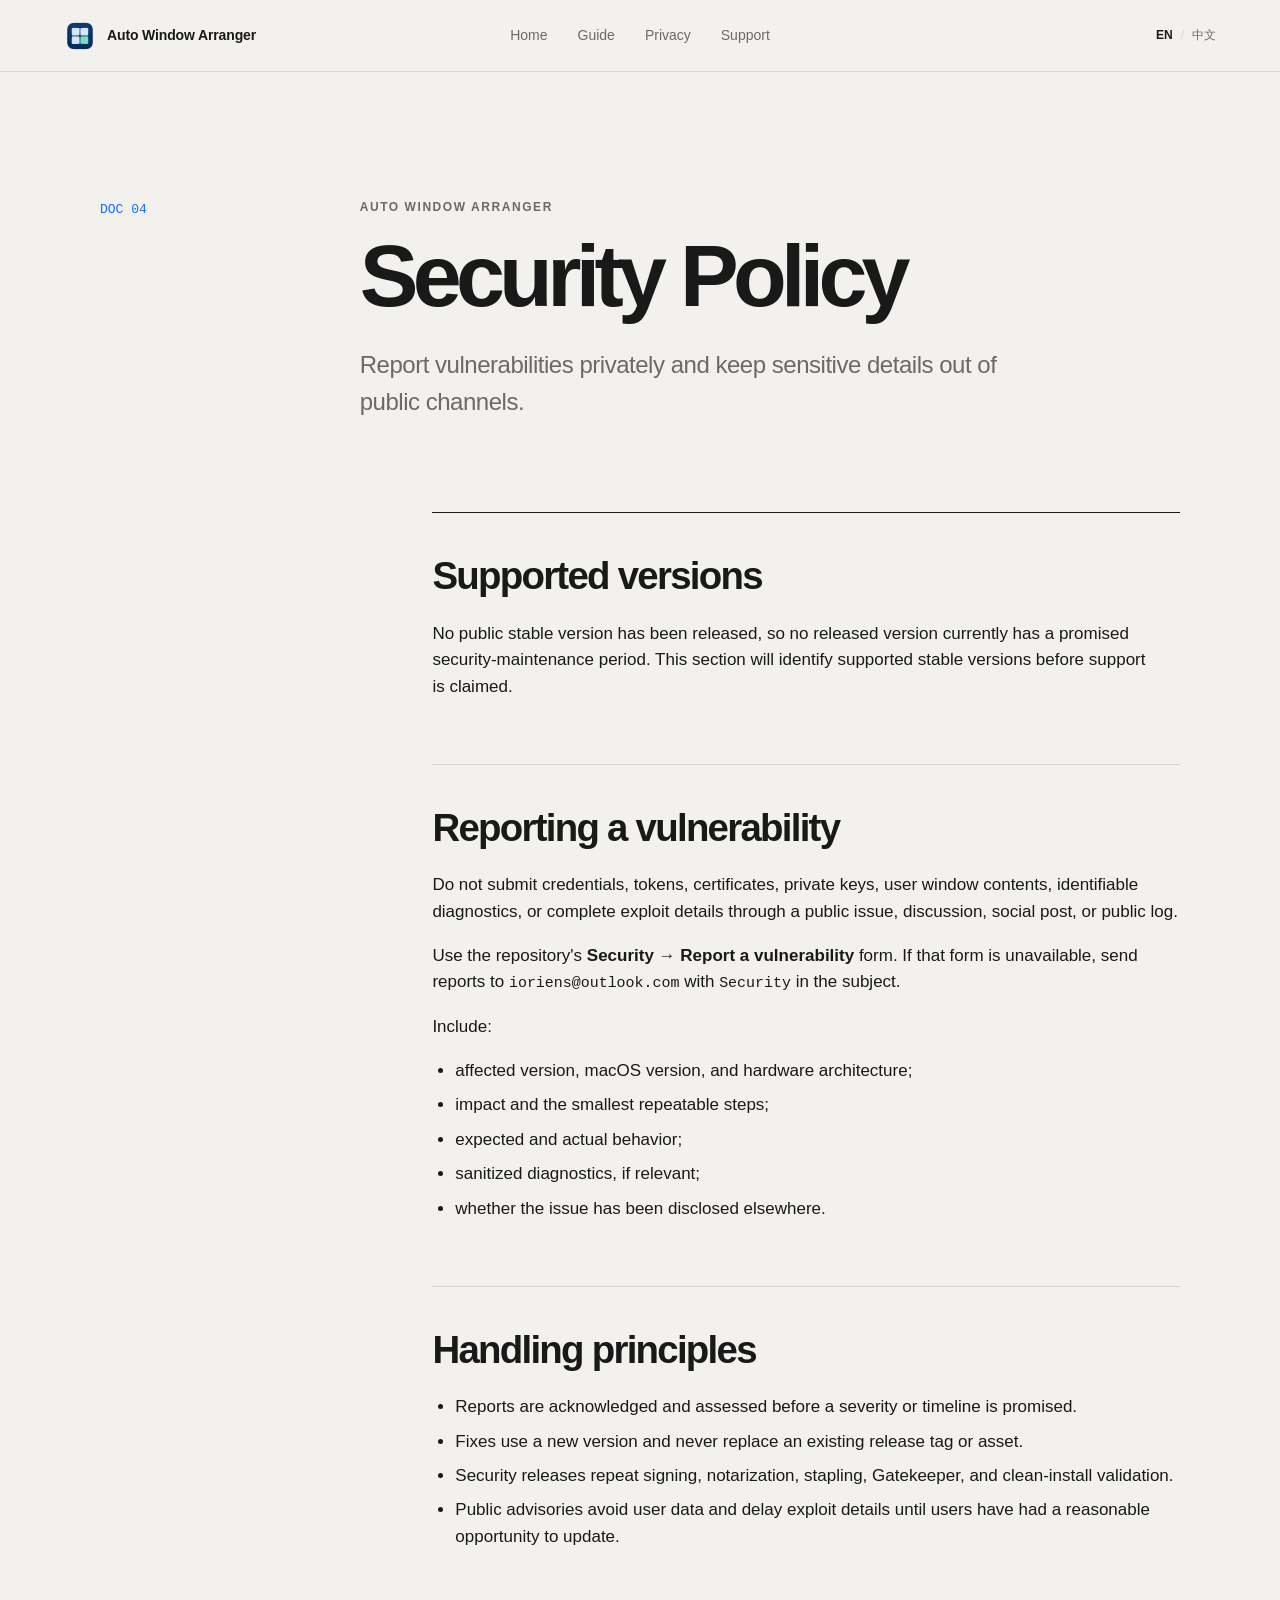
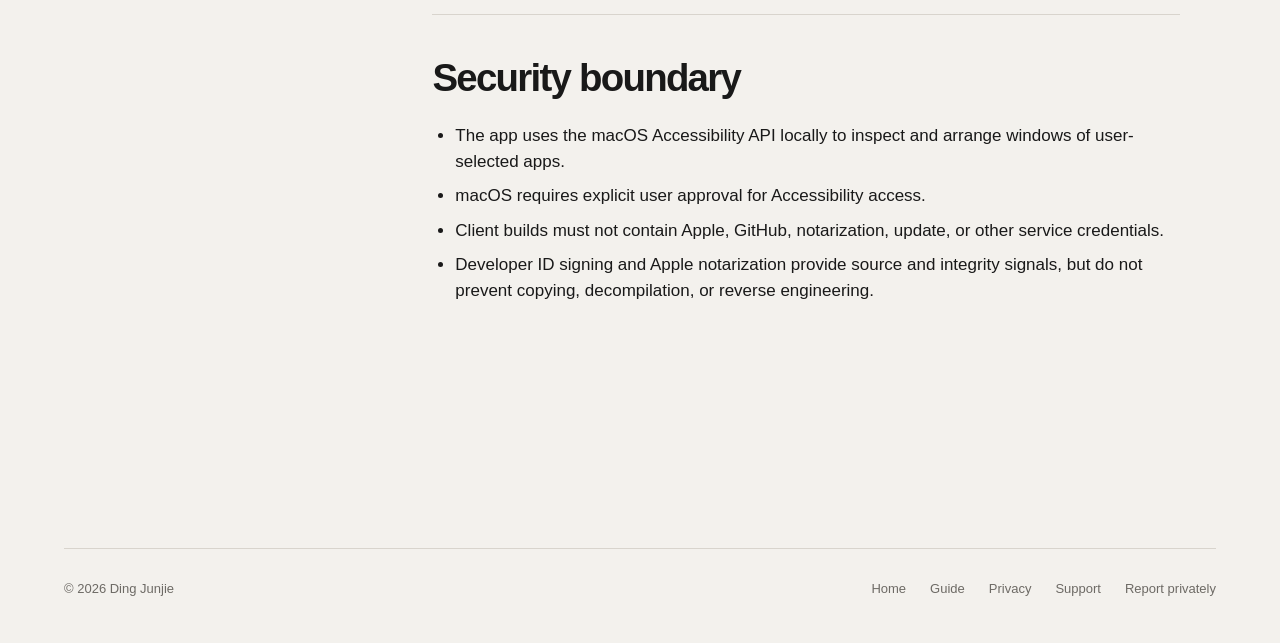
<file: security.html>
<!doctype html>
<html lang="en" data-current-language="en" data-title-en="Security — Auto Window Arranger" data-title-zh="安全政策 — Auto Window Arranger">
  <head>
    <meta charset="utf-8">
    <meta name="viewport" content="width=device-width, initial-scale=1">
    <meta name="color-scheme" content="light">
    <meta name="description" content="Security policy for Auto Window Arranger." data-description-en="Security policy for Auto Window Arranger." data-description-zh="Auto Window Arranger 安全政策。">
    <title>Security — Auto Window Arranger</title>
    <link rel="icon" type="image/png" href="assets/app-icon.png">
    <link rel="stylesheet" href="styles.css">
    <script src="app.js" defer></script>
  </head>
  <body>
    <a class="skip-link" href="#main-content"><span data-language="en">Skip to content</span><span data-language="zh">跳到正文</span></a>
    <header class="site-header">
      <a class="wordmark" href="index.html" aria-label="Auto Window Arranger home" data-aria-label-en="Auto Window Arranger home" data-aria-label-zh="Auto Window Arranger 首页"><img src="assets/app-icon.png" alt="" width="32" height="32"><span>Auto Window Arranger</span></a>
      <nav class="site-nav" aria-label="Primary navigation" data-aria-label-en="Primary navigation" data-aria-label-zh="主导航"><a href="index.html"><span data-language="en">Home</span><span data-language="zh">首页</span></a><a href="guide.html"><span data-language="en">Guide</span><span data-language="zh">指南</span></a><a href="privacy.html"><span data-language="en">Privacy</span><span data-language="zh">隐私</span></a><a href="support.html"><span data-language="en">Support</span><span data-language="zh">支持</span></a></nav>
      <div class="language-switch" aria-label="Language" data-aria-label-en="Language" data-aria-label-zh="语言"><button type="button" data-language-option="en" aria-pressed="true">EN</button><span aria-hidden="true">/</span><button type="button" data-language-option="zh" aria-pressed="false">中文</button></div>
    </header>

    <main class="document-shell" id="main-content">
      <header class="document-hero"><p class="section-number">DOC 04</p><div><p class="eyebrow">Auto Window Arranger</p><h1><span data-language="en">Security Policy</span><span data-language="zh">安全政策</span></h1><p class="document-lead"><span data-language="en">Report vulnerabilities privately and keep sensitive details out of public channels.</span><span data-language="zh">请私下报告漏洞，不要在公开渠道提交敏感细节。</span></p></div></header>

      <article class="document-content" data-language="en" lang="en">
        <section><h2>Supported versions</h2><p>No public stable version has been released, so no released version currently has a promised security-maintenance period. This section will identify supported stable versions before support is claimed.</p></section>
        <section>
          <h2>Reporting a vulnerability</h2>
          <p>Do not submit credentials, tokens, certificates, private keys, user window contents, identifiable diagnostics, or complete exploit details through a public issue, discussion, social post, or public log.</p>
          <p>Use the repository's <strong>Security → Report a vulnerability</strong> form. If that form is unavailable, send reports to <code>ioriens@outlook.com</code> with <code>Security</code> in the subject.</p>
          <p>Include:</p>
          <ul><li>affected version, macOS version, and hardware architecture;</li><li>impact and the smallest repeatable steps;</li><li>expected and actual behavior;</li><li>sanitized diagnostics, if relevant;</li><li>whether the issue has been disclosed elsewhere.</li></ul>
        </section>
        <section>
          <h2>Handling principles</h2>
          <ul><li>Reports are acknowledged and assessed before a severity or timeline is promised.</li><li>Fixes use a new version and never replace an existing release tag or asset.</li><li>Security releases repeat signing, notarization, stapling, Gatekeeper, and clean-install validation.</li><li>Public advisories avoid user data and delay exploit details until users have had a reasonable opportunity to update.</li></ul>
        </section>
        <section>
          <h2>Security boundary</h2>
          <ul><li>The app uses the macOS Accessibility API locally to inspect and arrange windows of user-selected apps.</li><li>macOS requires explicit user approval for Accessibility access.</li><li>Client builds must not contain Apple, GitHub, notarization, update, or other service credentials.</li><li>Developer ID signing and Apple notarization provide source and integrity signals, but do not prevent copying, decompilation, or reverse engineering.</li></ul>
        </section>
      </article>

      <article class="document-content" data-language="zh" lang="zh-CN">
        <section><h2>支持版本</h2><p>目前尚未发布公开 stable 版本，因此没有已发布版本获得安全维护周期承诺。正式声明支持前，本节会列出受支持的 stable 版本。</p></section>
        <section>
          <h2>私下报告漏洞</h2>
          <p>不要通过公开 Issue、Discussion、社交媒体帖子或公开日志提交凭据、token、证书、私钥、用户窗口内容、可识别身份的诊断信息或完整利用细节。</p>
          <p>请使用仓库的 <strong>Security → Report a vulnerability</strong> 表单。如果该表单不可用，请发送邮件到 <code>ioriens@outlook.com</code>，并在主题中注明 <code>Security</code>。</p>
          <p>报告应包含：</p>
          <ul><li>受影响版本、macOS 版本和硬件架构；</li><li>影响范围和最小可重复步骤；</li><li>预期行为与实际行为；</li><li>如有需要，提供脱敏诊断信息；</li><li>是否已向其他人或平台披露。</li></ul>
        </section>
        <section>
          <h2>处理原则</h2>
          <ul><li>先确认报告和影响，再承诺严重等级或处理时间。</li><li>修复使用新版本，不替换已有 Release tag 或资产。</li><li>安全版本重新执行签名、公证、staple、Gatekeeper 和干净安装验证。</li><li>公开公告不包含用户数据，并在用户获得合理更新时间后再披露利用细节。</li></ul>
        </section>
        <section>
          <h2>安全边界</h2>
          <ul><li>应用在本机使用 macOS 辅助功能 API 检查并排列用户所选 App 的窗口。</li><li>macOS 要求用户明确批准辅助功能访问。</li><li>客户端构建不得包含 Apple、GitHub、公证、更新或其他服务凭据。</li><li>Developer ID 签名和 Apple 公证提供来源与完整性信号，但不能阻止复制、反编译或逆向工程。</li></ul>
        </section>
      </article>
    </main>

    <footer class="site-footer"><p>© 2026 Ding Junjie</p><nav aria-label="Footer navigation" data-aria-label-en="Footer navigation" data-aria-label-zh="页脚导航"><a href="index.html"><span data-language="en">Home</span><span data-language="zh">首页</span></a><a href="guide.html"><span data-language="en">Guide</span><span data-language="zh">指南</span></a><a href="privacy.html"><span data-language="en">Privacy</span><span data-language="zh">隐私</span></a><a href="support.html"><span data-language="en">Support</span><span data-language="zh">支持</span></a><a href="https://github.com/junjie-xyz/auto-window-arranger/security/advisories/new"><span data-language="en">Report privately</span><span data-language="zh">私下报告</span></a></nav></footer>
  </body>
</html>
</file>
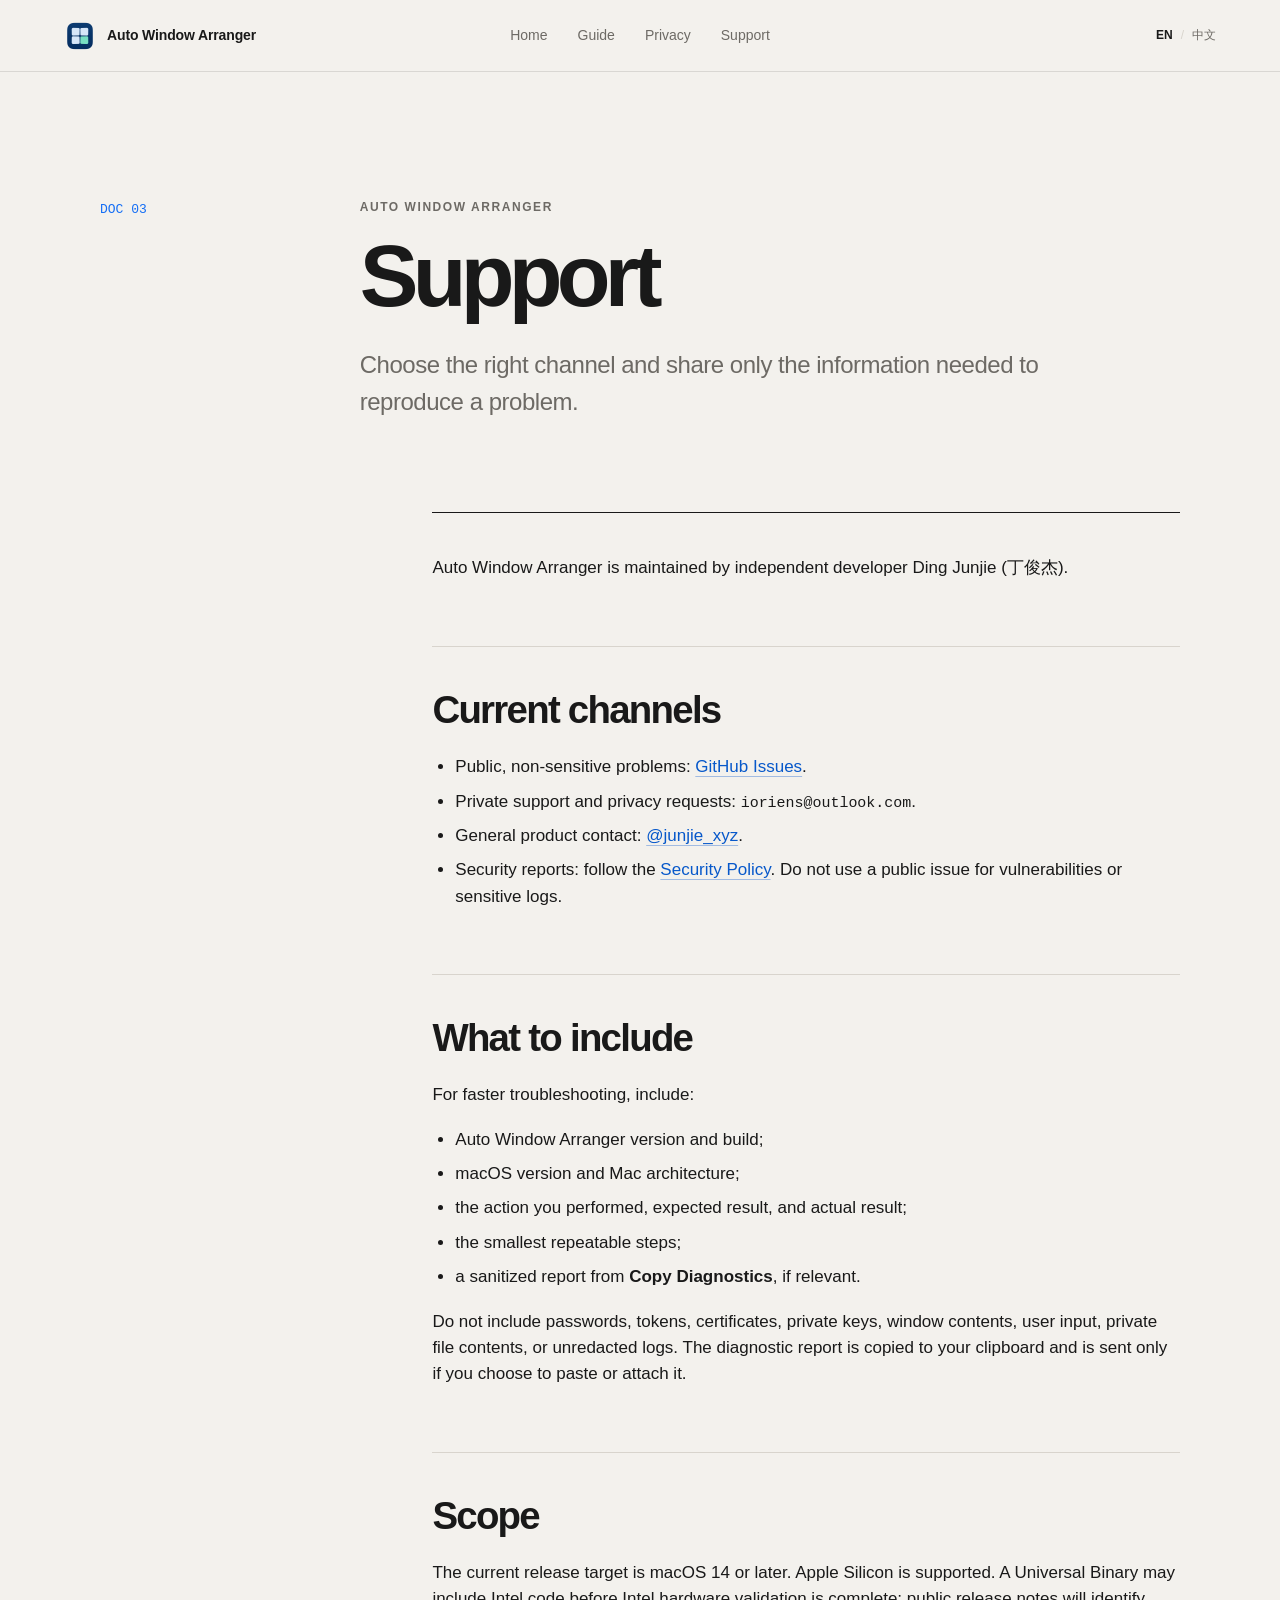
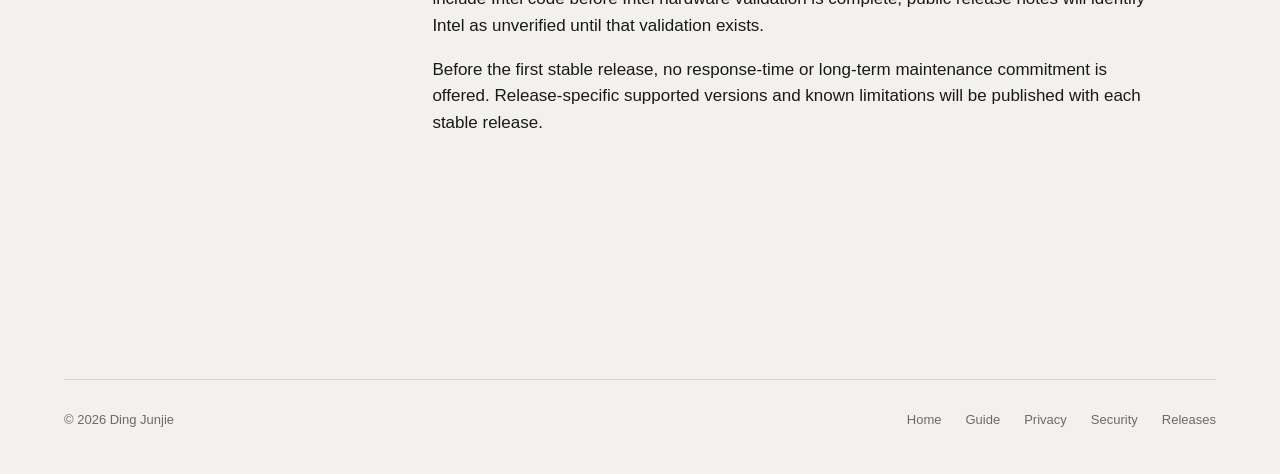
<file: support.html>
<!doctype html>
<html lang="en" data-current-language="en" data-title-en="Support — Auto Window Arranger" data-title-zh="支持 — Auto Window Arranger">
  <head>
    <meta charset="utf-8">
    <meta name="viewport" content="width=device-width, initial-scale=1">
    <meta name="color-scheme" content="light">
    <meta name="description" content="Support options for Auto Window Arranger." data-description-en="Support options for Auto Window Arranger." data-description-zh="Auto Window Arranger 支持方式。">
    <title>Support — Auto Window Arranger</title>
    <link rel="icon" type="image/png" href="assets/app-icon.png">
    <link rel="stylesheet" href="styles.css">
    <script src="app.js" defer></script>
  </head>
  <body>
    <a class="skip-link" href="#main-content"><span data-language="en">Skip to content</span><span data-language="zh">跳到正文</span></a>
    <header class="site-header">
      <a class="wordmark" href="index.html" aria-label="Auto Window Arranger home" data-aria-label-en="Auto Window Arranger home" data-aria-label-zh="Auto Window Arranger 首页"><img src="assets/app-icon.png" alt="" width="32" height="32"><span>Auto Window Arranger</span></a>
      <nav class="site-nav" aria-label="Primary navigation" data-aria-label-en="Primary navigation" data-aria-label-zh="主导航">
        <a href="index.html"><span data-language="en">Home</span><span data-language="zh">首页</span></a><a href="guide.html"><span data-language="en">Guide</span><span data-language="zh">指南</span></a><a href="privacy.html"><span data-language="en">Privacy</span><span data-language="zh">隐私</span></a><a href="support.html" aria-current="page"><span data-language="en">Support</span><span data-language="zh">支持</span></a>
      </nav>
      <div class="language-switch" aria-label="Language" data-aria-label-en="Language" data-aria-label-zh="语言"><button type="button" data-language-option="en" aria-pressed="true">EN</button><span aria-hidden="true">/</span><button type="button" data-language-option="zh" aria-pressed="false">中文</button></div>
    </header>

    <main class="document-shell" id="main-content">
      <header class="document-hero">
        <p class="section-number">DOC 03</p>
        <div><p class="eyebrow">Auto Window Arranger</p><h1><span data-language="en">Support</span><span data-language="zh">支持</span></h1><p class="document-lead"><span data-language="en">Choose the right channel and share only the information needed to reproduce a problem.</span><span data-language="zh">选择合适的渠道，只提交复现问题所需的信息。</span></p></div>
      </header>

      <article class="document-content" data-language="en" lang="en">
        <section><p>Auto Window Arranger is maintained by independent developer Ding Junjie (丁俊杰).</p></section>
        <section>
          <h2>Current channels</h2>
          <ul>
            <li>Public, non-sensitive problems: <a href="https://github.com/junjie-xyz/auto-window-arranger/issues">GitHub Issues</a>.</li>
            <li>Private support and privacy requests: <code>ioriens@outlook.com</code>.</li>
            <li>General product contact: <a href="https://x.com/junjie_xyz">@junjie_xyz</a>.</li>
            <li>Security reports: follow the <a href="security.html">Security Policy</a>. Do not use a public issue for vulnerabilities or sensitive logs.</li>
          </ul>
        </section>
        <section>
          <h2>What to include</h2>
          <p>For faster troubleshooting, include:</p>
          <ul>
            <li>Auto Window Arranger version and build;</li>
            <li>macOS version and Mac architecture;</li>
            <li>the action you performed, expected result, and actual result;</li>
            <li>the smallest repeatable steps;</li>
            <li>a sanitized report from <strong>Copy Diagnostics</strong>, if relevant.</li>
          </ul>
          <p>Do not include passwords, tokens, certificates, private keys, window contents, user input, private file contents, or unredacted logs. The diagnostic report is copied to your clipboard and is sent only if you choose to paste or attach it.</p>
        </section>
        <section>
          <h2>Scope</h2>
          <p>The current release target is macOS 14 or later. Apple Silicon is supported. A Universal Binary may include Intel code before Intel hardware validation is complete; public release notes will identify Intel as unverified until that validation exists.</p>
          <p>Before the first stable release, no response-time or long-term maintenance commitment is offered. Release-specific supported versions and known limitations will be published with each stable release.</p>
        </section>
      </article>

      <article class="document-content" data-language="zh" lang="zh-CN">
        <section><p>Auto Window Arranger 由独立开发者丁俊杰维护。</p></section>
        <section>
          <h2>当前渠道</h2>
          <ul>
            <li>公开的非敏感问题：<a href="https://github.com/junjie-xyz/auto-window-arranger/issues">GitHub Issues</a>。</li>
            <li>私密支持和隐私请求：<code>ioriens@outlook.com</code>。</li>
            <li>一般产品联系：<a href="https://x.com/junjie_xyz">@junjie_xyz</a>。</li>
            <li>安全报告：按照<a href="security.html">安全政策</a>处理。不要通过公开 Issue 提交漏洞或敏感日志。</li>
          </ul>
        </section>
        <section>
          <h2>提交内容</h2>
          <p>为便于排查，请提供：</p>
          <ul>
            <li>Auto Window Arranger 版本和 build；</li>
            <li>macOS 版本和 Mac 架构；</li>
            <li>执行的操作、预期结果和实际结果；</li>
            <li>最小可重复步骤；</li>
            <li>如有需要，提供“复制诊断信息”生成的脱敏报告。</li>
          </ul>
          <p>不要提交密码、token、证书、私钥、窗口内容、用户输入、私密文件内容或未脱敏日志。诊断报告只会复制到剪贴板，只有你主动粘贴或附加时才会发送。</p>
        </section>
        <section>
          <h2>支持范围</h2>
          <p>当前发布目标为 macOS 14 及以上版本。Apple Silicon 是受支持平台。Universal Binary 可能在 Intel 真机验证完成前包含 Intel 代码；完成验证前，公开发布说明会把 Intel 标记为“尚未验证”。</p>
          <p>首个 stable 发布前不承诺响应时间或长期维护周期。每个 stable 版本会单独公布受支持版本和已知限制。</p>
        </section>
      </article>
    </main>

    <footer class="site-footer"><p>© 2026 Ding Junjie</p><nav aria-label="Footer navigation" data-aria-label-en="Footer navigation" data-aria-label-zh="页脚导航"><a href="index.html"><span data-language="en">Home</span><span data-language="zh">首页</span></a><a href="guide.html"><span data-language="en">Guide</span><span data-language="zh">指南</span></a><a href="privacy.html"><span data-language="en">Privacy</span><span data-language="zh">隐私</span></a><a href="security.html"><span data-language="en">Security</span><span data-language="zh">安全</span></a><a href="https://github.com/junjie-xyz/auto-window-arranger/releases"><span data-language="en">Releases</span><span data-language="zh">发布</span></a></nav></footer>
  </body>
</html>
</file>
<file: styles.css>
:root {
  --background: #f3f1ed;
  --surface: #fbfaf7;
  --ink: #191919;
  --muted: #6d6a65;
  --line: #d8d4cd;
  --accent: #146ef5;
  --accent-dark: #0758ca;
  --header-height: 72px;
  --page-gutter: clamp(20px, 5vw, 80px);
  --content-width: 1280px;
}

* {
  box-sizing: border-box;
}

html {
  scroll-behavior: smooth;
}

body {
  margin: 0;
  background: var(--background);
  color: var(--ink);
  font-family: -apple-system, BlinkMacSystemFont, "SF Pro Text", "Helvetica Neue", sans-serif;
  font-size: 17px;
  line-height: 1.55;
  text-rendering: optimizeLegibility;
}

button,
a {
  font: inherit;
}

a {
  color: inherit;
}

img {
  display: block;
  max-width: 100%;
}

[data-language="zh"] {
  display: none;
}

html[data-current-language="zh"] [data-language="en"] {
  display: none;
}

html[data-current-language="zh"] [data-language="zh"] {
  display: revert;
}

.skip-link {
  position: fixed;
  top: 10px;
  left: 10px;
  z-index: 100;
  padding: 10px 14px;
  background: var(--ink);
  color: white;
  text-decoration: none;
  transform: translateY(-150%);
}

.skip-link:focus {
  transform: translateY(0);
}

.site-header {
  position: relative;
  z-index: 20;
  height: var(--header-height);
  display: grid;
  grid-template-columns: 1fr auto 1fr;
  align-items: center;
  gap: 24px;
  padding: 0 var(--page-gutter);
  border-bottom: 1px solid rgba(25, 25, 25, 0.12);
}

.wordmark {
  display: inline-flex;
  align-items: center;
  gap: 11px;
  width: fit-content;
  color: var(--ink);
  font-size: 14px;
  font-weight: 650;
  letter-spacing: -0.01em;
  text-decoration: none;
}

.wordmark img {
  border-radius: 8px;
}

.site-nav {
  display: flex;
  align-items: center;
  gap: 30px;
  font-size: 14px;
}

.site-nav a,
.site-footer a {
  color: var(--muted);
  text-decoration: none;
  transition: color 160ms ease;
}

.site-nav a:hover,
.site-footer a:hover {
  color: var(--accent);
}

.language-switch {
  justify-self: end;
  display: flex;
  align-items: center;
  gap: 8px;
  color: var(--line);
  font-size: 12px;
}

.language-switch button {
  padding: 4px 0;
  border: 0;
  background: transparent;
  color: var(--muted);
  cursor: pointer;
}

.language-switch button[aria-pressed="true"] {
  color: var(--ink);
  font-weight: 700;
}

.language-switch button:hover {
  color: var(--accent);
}

.hero {
  min-height: calc(100svh - var(--header-height));
  display: grid;
  grid-template-columns: minmax(310px, 0.88fr) minmax(440px, 1.12fr);
  align-items: center;
  gap: clamp(30px, 5vw, 100px);
  padding: clamp(56px, 8vh, 100px) var(--page-gutter);
  overflow: hidden;
}

.hero-copy {
  position: relative;
  z-index: 2;
  min-width: 0;
  max-width: 670px;
}

.eyebrow {
  margin: 0 0 18px;
  color: var(--muted);
  font-size: 12px;
  font-weight: 700;
  letter-spacing: 0.13em;
  line-height: 1.3;
  text-transform: uppercase;
}

h1,
h2,
h3,
p {
  text-wrap: pretty;
}

h1 {
  margin: 0;
  font-size: clamp(64px, 7.8vw, 130px);
  font-weight: 720;
  letter-spacing: -0.075em;
  line-height: 0.82;
}

.hero-promise {
  max-width: 570px;
  margin: 36px 0 0;
  font-size: clamp(27px, 3vw, 46px);
  font-weight: 590;
  letter-spacing: -0.045em;
  line-height: 1.05;
}

.hero-summary {
  max-width: 590px;
  margin: 24px 0 0;
  color: var(--muted);
  font-size: clamp(16px, 1.2vw, 19px);
}

.hero-actions {
  display: flex;
  align-items: center;
  flex-wrap: wrap;
  gap: 22px;
  margin-top: 32px;
}

.button {
  display: inline-flex;
  align-items: center;
  justify-content: center;
  gap: 11px;
  min-height: 50px;
  padding: 13px 19px;
  border: 1px solid transparent;
  text-decoration: none;
  transition: background-color 160ms ease, border-color 160ms ease, transform 160ms ease;
}

.button-primary {
  background: var(--accent);
  color: white;
  font-weight: 650;
}

.button-primary:hover {
  background: var(--accent-dark);
  transform: translateY(-2px);
}

.text-link {
  display: inline-flex;
  align-items: center;
  gap: 8px;
  color: var(--ink);
  font-weight: 620;
  text-decoration-color: var(--line);
  text-decoration-thickness: 1px;
  text-underline-offset: 5px;
  transition: color 160ms ease, text-decoration-color 160ms ease;
}

.text-link:hover {
  color: var(--accent);
  text-decoration-color: var(--accent);
}

.availability {
  margin: 19px 0 0;
  color: var(--muted);
  font-size: 13px;
}

.geometry-stage {
  position: relative;
  min-height: min(67vh, 720px);
  display: grid;
  grid-template-rows: 1fr auto;
  place-items: center;
  gap: 42px;
  margin: 0;
}

.geometry-stage figcaption {
  color: var(--muted);
  font-family: ui-monospace, "SFMono-Regular", Menlo, monospace;
  font-size: 10px;
  letter-spacing: 0.08em;
  text-transform: uppercase;
}

.screen-outline {
  position: relative;
  width: min(100%, 720px);
  aspect-ratio: 1.38;
  border: 1px solid rgba(25, 25, 25, 0.35);
}

.screen-outline::before,
.screen-outline::after {
  position: absolute;
  content: "";
  background: var(--line);
}

.screen-outline::before {
  right: -34px;
  bottom: -1px;
  left: -34px;
  height: 1px;
}

.screen-outline::after {
  top: -34px;
  bottom: -34px;
  left: -1px;
  width: 1px;
}

.screen-origin,
.dimension {
  position: absolute;
  color: var(--muted);
  font-family: ui-monospace, "SFMono-Regular", Menlo, monospace;
  font-size: 10px;
  letter-spacing: 0.04em;
}

.screen-origin {
  top: -24px;
  left: 8px;
}

.dimension-width {
  bottom: -27px;
  left: 50%;
  transform: translateX(-50%);
}

.dimension-height {
  top: 50%;
  left: -47px;
  transform: rotate(-90deg) translateX(50%);
}

.window-tile {
  position: absolute;
  border: 1px solid var(--accent);
  background: var(--surface);
  color: var(--accent);
  transition: background-color 220ms ease, color 220ms ease, transform 220ms ease;
}

.window-tile span {
  position: absolute;
  top: 8px;
  left: 10px;
  font-family: ui-monospace, "SFMono-Regular", Menlo, monospace;
  font-size: 10px;
}

.window-tile-one {
  top: 3%;
  left: 2%;
  width: 47%;
  height: 45%;
}

.window-tile-two {
  top: 3%;
  right: 2%;
  width: 47%;
  height: 45%;
}

.window-tile-three {
  bottom: 3%;
  left: 2%;
  width: 47%;
  height: 45%;
}

.window-tile-four {
  right: 2%;
  bottom: 3%;
  width: 47%;
  height: 45%;
}

.window-tile-five {
  top: 28%;
  left: 27%;
  z-index: 2;
  width: 46%;
  height: 44%;
  background: var(--accent);
  color: white;
}

.screen-outline:hover .window-tile-five {
  transform: translate(8px, -8px);
}

.fact-line,
.section,
.final-cta,
.site-footer {
  width: min(100% - (var(--page-gutter) * 2), var(--content-width));
  margin-inline: auto;
}

.fact-line {
  padding: 32px 0;
  border-top: 1px solid var(--line);
  border-bottom: 1px solid var(--line);
}

.fact-line p {
  display: flex;
  align-items: baseline;
  justify-content: space-between;
  gap: 32px;
  margin: 0;
  color: var(--muted);
}

.fact-line strong {
  color: var(--ink);
  font-size: 20px;
}

.section {
  padding: clamp(100px, 14vw, 190px) 0;
  border-bottom: 1px solid var(--line);
}

.section-heading {
  display: grid;
  grid-template-columns: minmax(120px, 0.28fr) 1fr;
  align-items: start;
  gap: 30px;
  margin-bottom: clamp(60px, 8vw, 100px);
}

.section-number {
  margin: 0;
  color: var(--accent);
  font-family: ui-monospace, "SFMono-Regular", Menlo, monospace;
  font-size: 13px;
}

h2 {
  max-width: 900px;
  margin: 0;
  font-size: clamp(42px, 6vw, 84px);
  font-weight: 640;
  letter-spacing: -0.06em;
  line-height: 0.98;
}

h3 {
  margin: 0;
  font-size: 20px;
  font-weight: 650;
  letter-spacing: -0.025em;
  line-height: 1.2;
}

.steps {
  margin: 0;
  padding: 0;
  border-top: 1px solid var(--ink);
  list-style: none;
}

.steps li {
  display: grid;
  grid-template-columns: minmax(120px, 0.28fr) 1fr;
  gap: 30px;
  padding: 34px 0;
  border-bottom: 1px solid var(--line);
}

.step-index {
  color: var(--muted);
  font-family: ui-monospace, "SFMono-Regular", Menlo, monospace;
  font-size: 13px;
}

.steps p {
  max-width: 650px;
  margin: 8px 0 0;
  color: var(--muted);
}

code {
  font-family: ui-monospace, "SFMono-Regular", Menlo, monospace;
  font-size: 0.88em;
}

.permission-note {
  display: grid;
  grid-template-columns: minmax(120px, 0.28fr) 1fr;
  gap: 30px;
  margin-top: 55px;
}

.permission-note p:last-child {
  max-width: 790px;
  margin: 0;
  font-size: clamp(20px, 2.3vw, 32px);
  letter-spacing: -0.025em;
  line-height: 1.28;
}

.layout-list {
  display: grid;
  grid-template-columns: repeat(3, 1fr);
  border-top: 1px solid var(--ink);
}

.layout-item {
  min-width: 0;
  padding: 32px clamp(18px, 3vw, 42px) 30px;
  border-right: 1px solid var(--line);
  border-bottom: 1px solid var(--line);
}

.layout-item:nth-child(3n) {
  border-right: 0;
}

.layout-item > div:last-child {
  display: flex;
  align-items: baseline;
  justify-content: space-between;
  gap: 16px;
  margin-top: 24px;
  color: var(--muted);
  font-size: 14px;
}

.layout-item strong {
  color: var(--ink);
  font-size: 23px;
}

.layout-diagram {
  position: relative;
  display: grid;
  gap: 3px;
  width: 100%;
  aspect-ratio: 1.72;
  border: 1px solid var(--line);
  padding: 6px;
}

.layout-diagram i {
  display: block;
  border: 1px solid var(--accent);
  background: transparent;
  transition: background-color 180ms ease, transform 180ms ease;
}

.layout-item:hover .layout-diagram i {
  background: var(--accent);
}

.layout-item:hover .layout-diagram i:nth-child(even) {
  transform: translateY(-2px);
}

.layout-one {
  display: block;
}

.layout-one i {
  position: absolute;
  inset: 23% 24%;
}

.layout-two,
.layout-three {
  grid-template-columns: repeat(2, 1fr);
}

.layout-three {
  grid-template-columns: repeat(3, 1fr);
}

.layout-four,
.layout-five,
.layout-six {
  grid-template-columns: repeat(2, 1fr);
  grid-template-rows: repeat(2, 1fr);
}

.layout-five i:nth-child(5) {
  position: absolute;
  inset: 26% 28%;
  background: var(--surface);
}

.layout-item:hover .layout-five i:nth-child(5) {
  background: var(--accent);
  transform: translate(4px, -4px);
}

.layout-six {
  grid-template-columns: repeat(3, 1fr);
}

.layout-copy {
  display: grid;
  grid-template-columns: minmax(120px, 0.28fr) 1fr;
  gap: 30px;
  margin-top: 55px;
}

.layout-copy::before {
  color: var(--muted);
  content: "↳";
  font-size: 22px;
}

.layout-copy p {
  max-width: 860px;
  margin: 0;
  font-size: clamp(21px, 2.7vw, 36px);
  letter-spacing: -0.035em;
  line-height: 1.26;
}

.trust-columns {
  display: grid;
  grid-template-columns: repeat(2, 1fr);
  border-top: 1px solid var(--ink);
}

.trust-column {
  padding: 40px clamp(0px, 4vw, 60px) 46px 0;
  border-bottom: 1px solid var(--line);
}

.trust-column + .trust-column {
  padding-right: 0;
  padding-left: clamp(0px, 4vw, 60px);
  border-left: 1px solid var(--line);
}

.trust-column p {
  max-width: 520px;
  margin: 18px 0 26px;
  color: var(--muted);
}

.compatibility {
  margin-top: 62px;
  padding-left: calc(28% + 30px);
}

.compatibility p {
  max-width: 800px;
  margin: 0;
  color: var(--muted);
}

.compatibility strong {
  display: block;
  margin-bottom: 8px;
  color: var(--ink);
}

.final-cta {
  min-height: 72vh;
  display: flex;
  flex-direction: column;
  align-items: center;
  justify-content: center;
  padding: clamp(100px, 14vw, 190px) 0;
  text-align: center;
}

.final-cta img {
  margin-bottom: 26px;
  border-radius: 17px;
}

.final-cta h2 {
  max-width: 920px;
}

.final-cta > p:not(.eyebrow) {
  margin: 24px 0 30px;
  color: var(--muted);
}

.site-footer {
  display: flex;
  align-items: center;
  justify-content: space-between;
  gap: 30px;
  padding: 30px 0 44px;
  border-top: 1px solid var(--line);
  color: var(--muted);
  font-size: 13px;
}

.site-footer p {
  margin: 0;
}

.site-footer nav {
  display: flex;
  flex-wrap: wrap;
  gap: 24px;
}

.document-shell {
  width: min(100% - (var(--page-gutter) * 2), 1080px);
  margin-inline: auto;
  padding: clamp(72px, 10vw, 128px) 0 clamp(110px, 14vw, 180px);
}

.document-hero {
  display: grid;
  grid-template-columns: minmax(120px, 0.28fr) 1fr;
  gap: 30px;
  padding-bottom: clamp(56px, 8vw, 92px);
}

.document-hero h1 {
  max-width: 820px;
  font-size: clamp(48px, 7vw, 88px);
  font-weight: 660;
  letter-spacing: -0.065em;
  line-height: 0.96;
}

.document-lead {
  max-width: 720px;
  margin: 28px 0 0;
  color: var(--muted);
  font-size: clamp(18px, 2vw, 24px);
  letter-spacing: -0.02em;
}

.document-content {
  max-width: 800px;
  margin-left: calc(28% + 30px);
}

.document-content section {
  padding: 42px 0 46px;
  border-top: 1px solid var(--line);
}

.document-content section:first-child {
  border-top-color: var(--ink);
}

.document-content h2 {
  margin: 0 0 24px;
  font-size: clamp(29px, 3vw, 40px);
  font-weight: 640;
  letter-spacing: -0.045em;
  line-height: 1.08;
}

.document-content h3 {
  margin: 30px 0 12px;
  font-size: 18px;
}

.document-content p,
.document-content ul,
.document-content ol {
  margin-top: 0;
  margin-bottom: 18px;
}

.document-content ul,
.document-content ol {
  padding-left: 1.35em;
}

.document-content li + li {
  margin-top: 8px;
}

.document-content a {
  color: var(--accent-dark);
  text-decoration-color: rgba(7, 88, 202, 0.35);
  text-underline-offset: 4px;
}

.document-content pre {
  overflow-x: auto;
  margin: 20px 0;
  padding: 18px 20px;
  border-left: 2px solid var(--accent);
  background: var(--surface);
}

.document-content pre code {
  font-size: 14px;
}

.document-meta {
  color: var(--muted);
  font-size: 14px;
}

.motion-ready .window-tile {
  opacity: 0;
  transform: translateY(18px) scale(0.985);
}

.motion-ready.is-ready .window-tile {
  opacity: 1;
  transform: none;
  transition: opacity 420ms ease, transform 520ms cubic-bezier(0.2, 0.75, 0.3, 1), background-color 220ms ease, color 220ms ease;
}

.motion-ready.is-ready .window-tile-two {
  transition-delay: 70ms;
}

.motion-ready.is-ready .window-tile-three {
  transition-delay: 140ms;
}

.motion-ready.is-ready .window-tile-four {
  transition-delay: 210ms;
}

.motion-ready.is-ready .window-tile-five {
  transition-delay: 340ms;
}

.motion-ready .reveal {
  opacity: 0;
  transform: translateY(24px);
  transition: opacity 480ms ease, transform 560ms cubic-bezier(0.2, 0.75, 0.3, 1);
}

.motion-ready .reveal.is-visible {
  opacity: 1;
  transform: translateY(0);
}

:focus-visible {
  outline: 3px solid var(--accent);
  outline-offset: 4px;
}

@media (max-width: 980px) {
  .site-header {
    grid-template-columns: 1fr auto;
  }

  .site-nav {
    display: none;
  }

  .hero {
    grid-template-columns: minmax(0, 1fr);
    padding-top: 72px;
  }

  .geometry-stage {
    min-height: auto;
    padding: 30px 30px 35px;
  }

  .screen-outline {
    width: min(86vw, 680px);
  }

  .layout-list {
    grid-template-columns: repeat(2, 1fr);
  }

  .layout-item:nth-child(3n) {
    border-right: 1px solid var(--line);
  }

  .layout-item:nth-child(2n) {
    border-right: 0;
  }

}

@media (max-width: 680px) {
  :root {
    --header-height: 64px;
  }

  body {
    font-size: 16px;
  }

  .site-header {
    gap: 14px;
  }

  .wordmark span {
    display: none;
  }

  .hero {
    min-height: auto;
    padding-top: 62px;
    padding-bottom: 76px;
  }

  h1 {
    font-size: clamp(48px, 13.5vw, 60px);
  }

  .hero-promise {
    margin-top: 28px;
  }

  .geometry-stage {
    padding: 26px 23px 30px;
  }

  .dimension-height {
    left: -41px;
  }

  .fact-line p {
    display: block;
  }

  .fact-line strong {
    display: block;
    margin-bottom: 7px;
  }

  .section-heading,
  .steps li,
  .permission-note,
  .layout-copy {
    grid-template-columns: 1fr;
    gap: 18px;
  }

  .section-heading {
    margin-bottom: 54px;
  }

  .layout-list {
    grid-template-columns: 1fr;
  }

  .layout-item,
  .layout-item:nth-child(3n) {
    border-right: 0;
  }

  .layout-copy::before {
    display: none;
  }

  .trust-columns {
    grid-template-columns: 1fr;
  }

  .trust-column,
  .trust-column + .trust-column {
    padding-right: 0;
    padding-left: 0;
    border-left: 0;
  }

  .compatibility {
    padding-left: 0;
  }

  .document-hero {
    grid-template-columns: 1fr;
    gap: 18px;
  }

  .document-content {
    margin-left: 0;
  }

  .site-footer {
    align-items: flex-start;
    flex-direction: column;
  }
}

@media (prefers-reduced-motion: reduce) {
  html {
    scroll-behavior: auto;
  }

  *,
  *::before,
  *::after {
    animation-duration: 0.01ms !important;
    animation-iteration-count: 1 !important;
    scroll-behavior: auto !important;
    transition-duration: 0.01ms !important;
    transition-delay: 0ms !important;
  }

  .motion-ready .window-tile,
  .motion-ready .reveal {
    opacity: 1;
    transform: none;
  }
}
</file>
